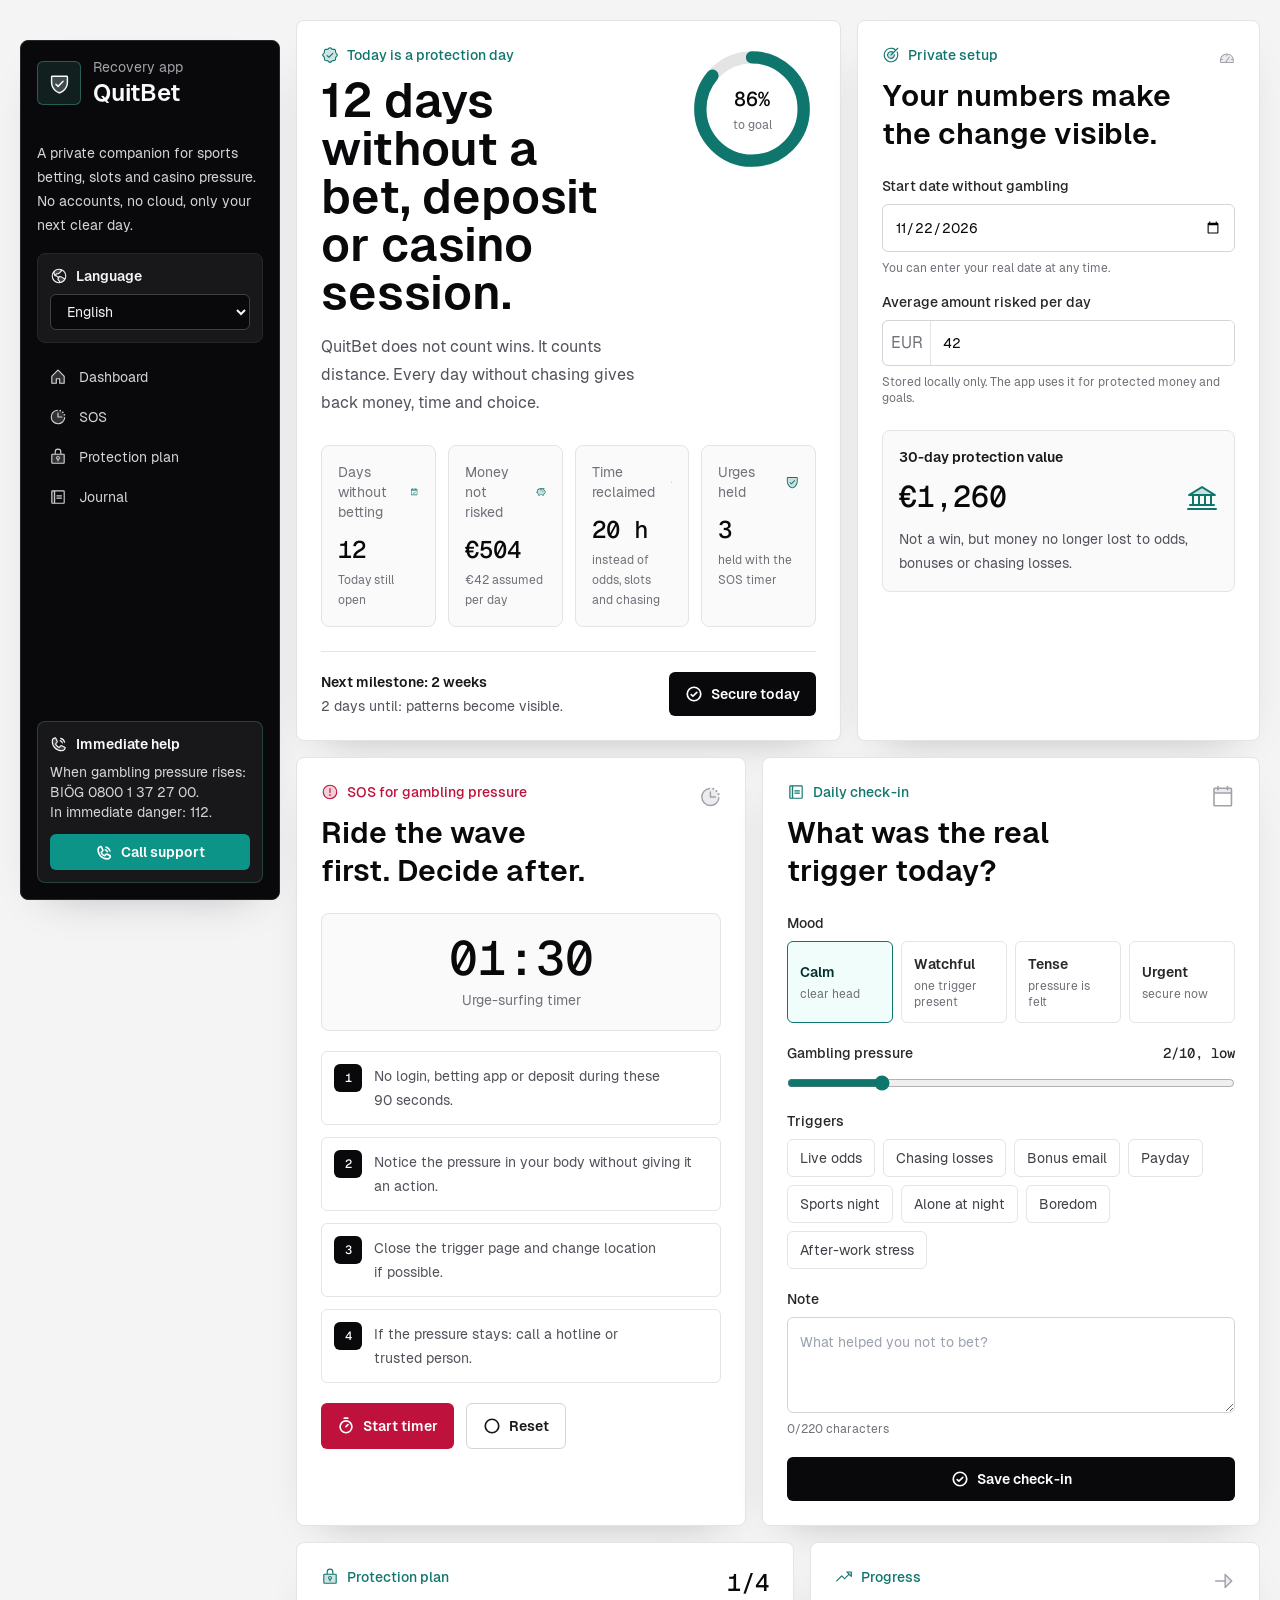
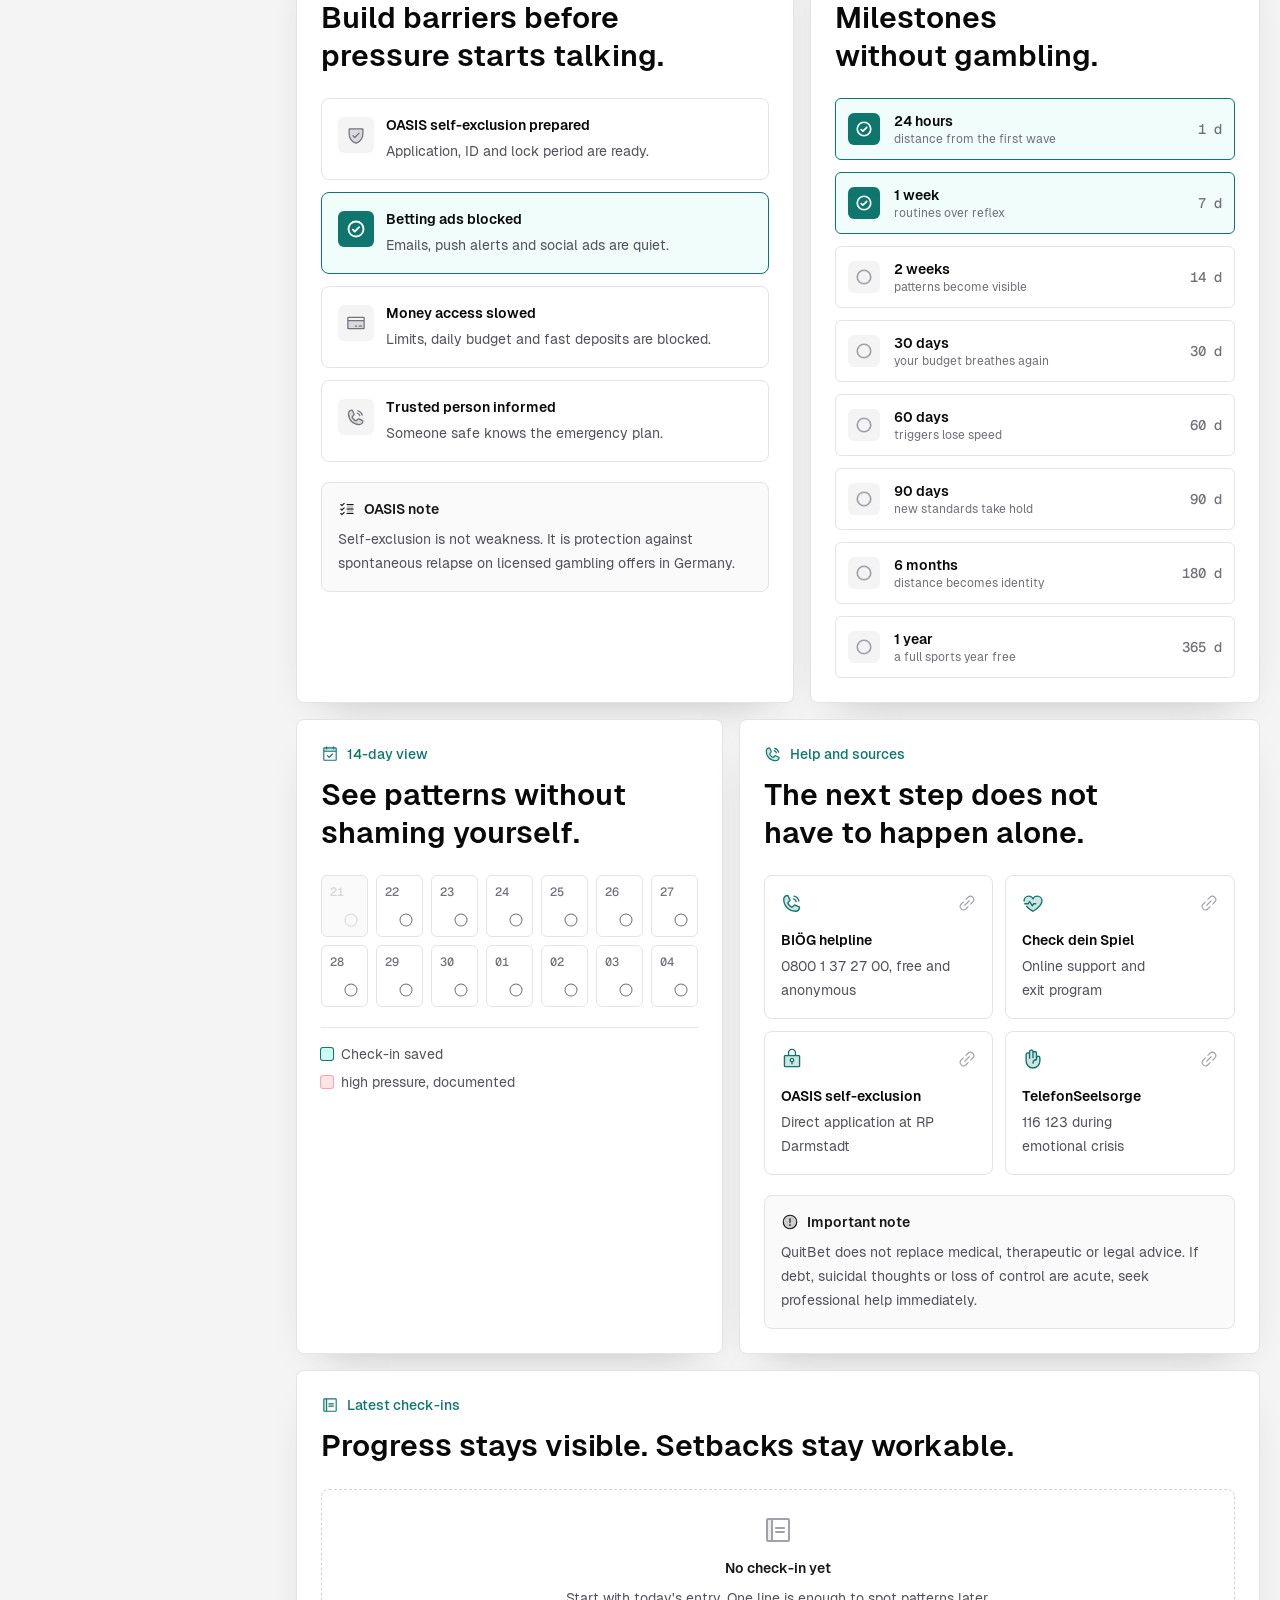
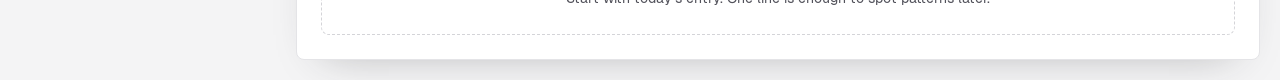
<file: index.html>
<!doctype html>
<html lang="de">
  <head>
    <meta charset="UTF-8" />
    <meta name="viewport" content="width=device-width, initial-scale=1.0" />
    <meta name="application-name" content="QuitBet" />
    <meta name="theme-color" content="#0f766e" />
    <meta
      name="description"
      content="QuitBet ist ein privater Recovery-Tracker für Menschen, die Abstand von Sportwetten, Slots und Casino gewinnen wollen."
    />
    <meta
      name="keywords"
      content="spielsucht app,sportwetten stoppen,casino tracker,glücksspiel recovery,oasis selbstsperre"
    />
    <meta property="og:type" content="website" />
    <meta property="og:url" content="https://meloxkgz-ship-it.github.io/" />
    <meta property="og:title" content="QuitBet - Recovery Tracker gegen Sportwetten und Casino" />
    <meta
      property="og:description"
      content="Privater Recovery-Tracker für Abstand von Sportwetten, Slots und Casino. Mit Streaks, SOS-Timer, Schutzplan und Mehrsprachigkeit."
    />
    <meta property="og:image" content="https://meloxkgz-ship-it.github.io/quitbet-icon.png" />
    <meta property="og:locale" content="de_DE" />
    <meta name="twitter:card" content="summary" />
    <meta name="twitter:title" content="QuitBet - Recovery Tracker gegen Sportwetten und Casino" />
    <meta
      name="twitter:description"
      content="Privater Recovery-Tracker für Abstand von Sportwetten, Slots und Casino."
    />
    <meta name="twitter:image" content="https://meloxkgz-ship-it.github.io/quitbet-icon.png" />
    <link rel="canonical" href="https://meloxkgz-ship-it.github.io/" />
    <link rel="manifest" href="/site.webmanifest" />
    <link rel="icon" type="image/svg+xml" href="/quitbet-icon.svg" />
    <link rel="apple-touch-icon" href="/quitbet-icon.png" />
    <title>QuitBet - Recovery Tracker gegen Sportwetten und Casino</title>
    <script type="module" crossorigin src="/assets/index-eGD22oeo.js"></script>
    <link rel="stylesheet" crossorigin href="/assets/index-CYSykSvZ.css">
  </head>
  <body>
    <div id="root"></div>
  </body>
</html>
</file>
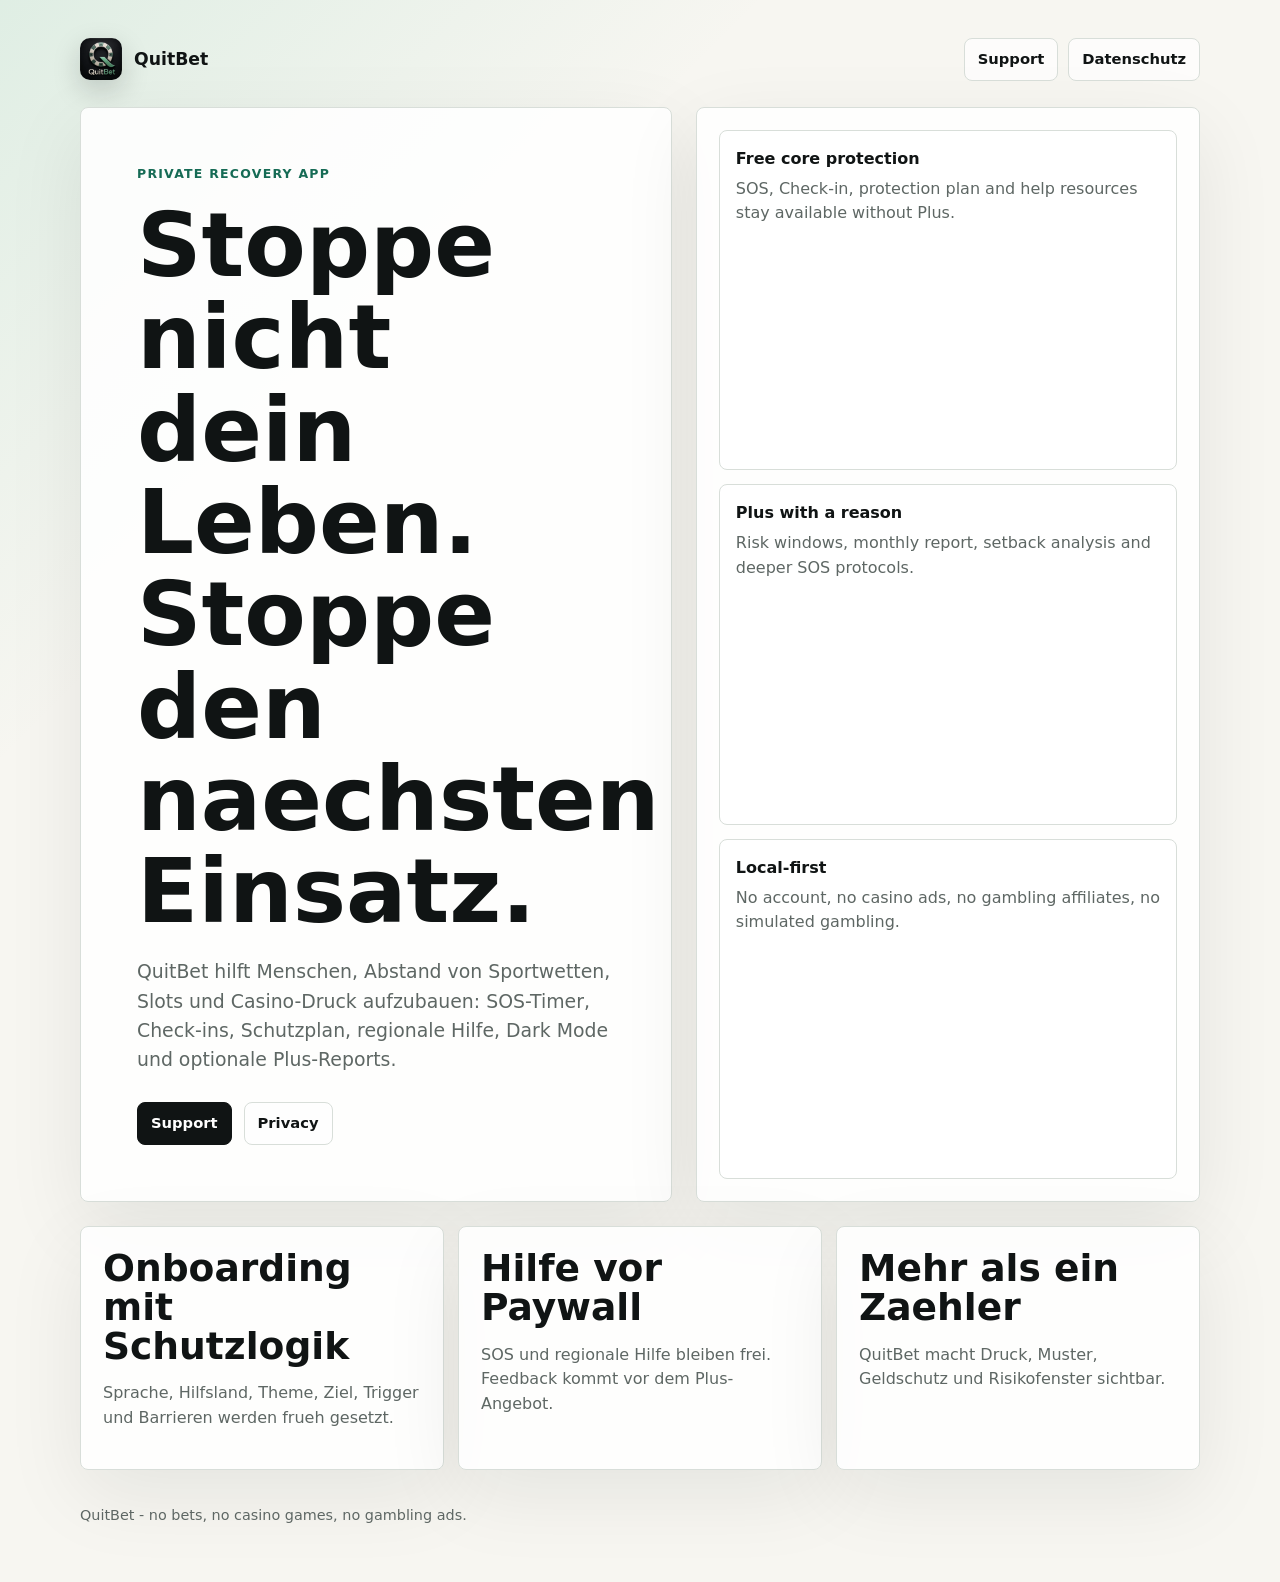
<file: lander/index.html>
<!doctype html>
<html lang="de">
  <head>
    <meta charset="utf-8" />
    <meta name="viewport" content="width=device-width, initial-scale=1" />
    <title>QuitBet - Stop Gambling Pressure</title>
    <meta
      name="description"
      content="QuitBet ist ein privater Recovery-Tracker gegen Sportwetten-, Casino- und Slot-Druck."
    />
    <meta property="og:type" content="website" />
    <meta property="og:url" content="https://meloxkgz-ship-it.github.io/lander" />
    <meta property="og:title" content="QuitBet - Stop Gambling Pressure" />
    <meta property="og:description" content="Private recovery tracking for sports betting and casino pressure." />
    <meta property="og:image" content="https://meloxkgz-ship-it.github.io/quitbet-icon.png" />
    <meta name="twitter:card" content="summary" />
    <link rel="canonical" href="https://meloxkgz-ship-it.github.io/lander" />
    <link rel="icon" type="image/svg+xml" href="/quitbet-icon.svg" />
    <link rel="apple-touch-icon" href="/quitbet-icon.png" />
    <link rel="stylesheet" href="/legal.css" />
  </head>
  <body>
    <main class="shell">
      <header class="topbar">
        <a class="brand" href="/">
          <img src="/quitbet-icon.png" alt="" />
          <span>QuitBet</span>
        </a>
        <nav class="nav" aria-label="Main navigation">
          <a href="/support">Support</a>
          <a href="/privacy">Datenschutz</a>
        </nav>
      </header>

      <section class="hero">
        <div class="hero-card">
          <p class="kicker">Private Recovery App</p>
          <h1>Stoppe nicht dein Leben. Stoppe den naechsten Einsatz.</h1>
          <p class="lead">
            QuitBet hilft Menschen, Abstand von Sportwetten, Slots und Casino-Druck aufzubauen:
            SOS-Timer, Check-ins, Schutzplan, regionale Hilfe, Dark Mode und optionale Plus-Reports.
          </p>
          <div class="actions">
            <a class="button primary" href="/support">Support</a>
            <a class="button" href="/privacy">Privacy</a>
          </div>
        </div>
        <aside class="status panel" aria-label="QuitBet features">
          <div class="status-item">
            <strong>Free core protection</strong>
            <span>SOS, Check-in, protection plan and help resources stay available without Plus.</span>
          </div>
          <div class="status-item">
            <strong>Plus with a reason</strong>
            <span>Risk windows, monthly report, setback analysis and deeper SOS protocols.</span>
          </div>
          <div class="status-item">
            <strong>Local-first</strong>
            <span>No account, no casino ads, no gambling affiliates, no simulated gambling.</span>
          </div>
        </aside>
      </section>

      <section class="grid section">
        <article class="panel">
          <h2>Onboarding mit Schutzlogik</h2>
          <p>Sprache, Hilfsland, Theme, Ziel, Trigger und Barrieren werden frueh gesetzt.</p>
        </article>
        <article class="panel">
          <h2>Hilfe vor Paywall</h2>
          <p>SOS und regionale Hilfe bleiben frei. Feedback kommt vor dem Plus-Angebot.</p>
        </article>
        <article class="panel">
          <h2>Mehr als ein Zaehler</h2>
          <p>QuitBet macht Druck, Muster, Geldschutz und Risikofenster sichtbar.</p>
        </article>
      </section>

      <footer>QuitBet - no bets, no casino games, no gambling ads.</footer>
    </main>
  </body>
</html>
</file>
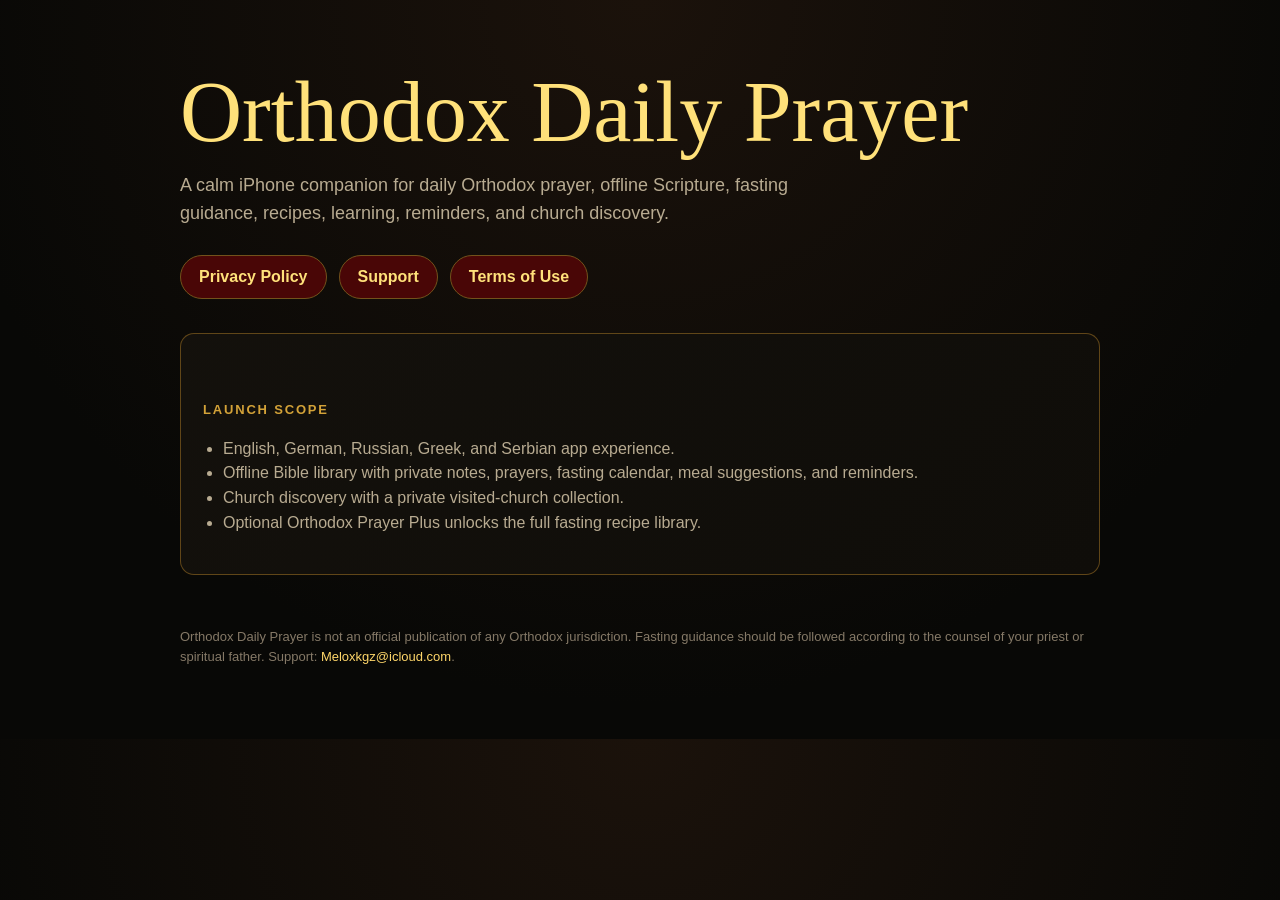
<file: orthodox-prayer/index.html>
<!doctype html>
<html lang="en">
<head>
  <meta charset="utf-8">
  <meta name="viewport" content="width=device-width, initial-scale=1">
  <title>Orthodox Daily Prayer</title>
  <meta name="description" content="Orthodox Daily Prayer is a calm iPhone companion for Orthodox prayer, offline Scripture, fasting, recipes, learning, and church discovery.">
  <link rel="canonical" href="https://meloxkgz-ship-it.github.io/orthodox-prayer/">
  <meta property="og:site_name" content="Orthodox Daily Prayer">
  <meta property="og:type" content="website">
  <meta property="og:title" content="Orthodox Daily Prayer">
  <meta property="og:description" content="A calm iPhone companion for Orthodox prayer, offline Scripture, fasting, recipes, learning, and church discovery.">
  <meta property="og:url" content="https://meloxkgz-ship-it.github.io/orthodox-prayer/">
  <meta property="og:image" content="https://meloxkgz-ship-it.github.io/orthodox-prayer/og-image.png">
  <meta name="twitter:card" content="summary_large_image">
  <meta name="theme-color" content="#5b0808">
  <link rel="apple-touch-icon" href="og-image.png">
  <style>
    :root {
      color-scheme: dark;
      --bg: #080806;
      --panel: #15120d;
      --line: #72521b;
      --gold: #d3a238;
      --text: #f2ead2;
      --muted: #b8ab91;
      --burgundy: #5b0808;
    }
    * { box-sizing: border-box; }
    body {
      margin: 0;
      font-family: -apple-system, BlinkMacSystemFont, "Segoe UI", sans-serif;
      background: radial-gradient(circle at top, #1b120b 0, var(--bg) 44rem);
      color: var(--text);
      line-height: 1.55;
    }
    main {
      width: min(920px, calc(100% - 32px));
      margin: 0 auto;
      padding: 72px 0;
    }
    h1 {
      font-family: Georgia, "Times New Roman", serif;
      font-size: clamp(44px, 8vw, 86px);
      line-height: 0.95;
      margin: 0 0 18px;
      color: #ffe17a;
      font-weight: 400;
    }
    h2 {
      margin: 44px 0 14px;
      color: var(--gold);
      font-size: 13px;
      letter-spacing: 0.14em;
      text-transform: uppercase;
    }
    p { max-width: 680px; color: var(--muted); font-size: 18px; }
    ul { padding-left: 20px; color: var(--muted); }
    a { color: #ffd76a; text-decoration: none; }
    a:hover { text-decoration: underline; }
    .panel {
      margin-top: 34px;
      padding: 22px;
      border: 1px solid color-mix(in srgb, var(--line), transparent 18%);
      background: linear-gradient(135deg, color-mix(in srgb, var(--panel), black 8%), #0f0d09);
      border-radius: 14px;
    }
    .links {
      display: flex;
      flex-wrap: wrap;
      gap: 12px;
      margin-top: 28px;
    }
    .button {
      display: inline-flex;
      align-items: center;
      min-height: 44px;
      padding: 0 18px;
      border-radius: 999px;
      border: 1px solid var(--line);
      background: color-mix(in srgb, var(--burgundy), black 20%);
      color: #ffe17a;
      font-weight: 700;
    }
    footer {
      margin-top: 52px;
      color: #857967;
      font-size: 13px;
    }
  </style>
</head>
<body>
  <main>
    <h1>Orthodox Daily Prayer</h1>
    <p>A calm iPhone companion for daily Orthodox prayer, offline Scripture, fasting guidance, recipes, learning, reminders, and church discovery.</p>

    <div class="links">
      <a class="button" href="privacy.html">Privacy Policy</a>
      <a class="button" href="support.html">Support</a>
      <a class="button" href="https://www.apple.com/legal/internet-services/itunes/dev/stdeula/">Terms of Use</a>
    </div>

    <section class="panel">
      <h2>Launch Scope</h2>
      <ul>
        <li>English, German, Russian, Greek, and Serbian app experience.</li>
        <li>Offline Bible library with private notes, prayers, fasting calendar, meal suggestions, and reminders.</li>
        <li>Church discovery with a private visited-church collection.</li>
        <li>Optional Orthodox Prayer Plus unlocks the full fasting recipe library.</li>
      </ul>
    </section>

    <footer>
      Orthodox Daily Prayer is not an official publication of any Orthodox jurisdiction. Fasting guidance should be followed according to the counsel of your priest or spiritual father. Support: <a href="mailto:Meloxkgz@icloud.com">Meloxkgz@icloud.com</a>.
    </footer>
  </main>
</body>
</html>
</file>
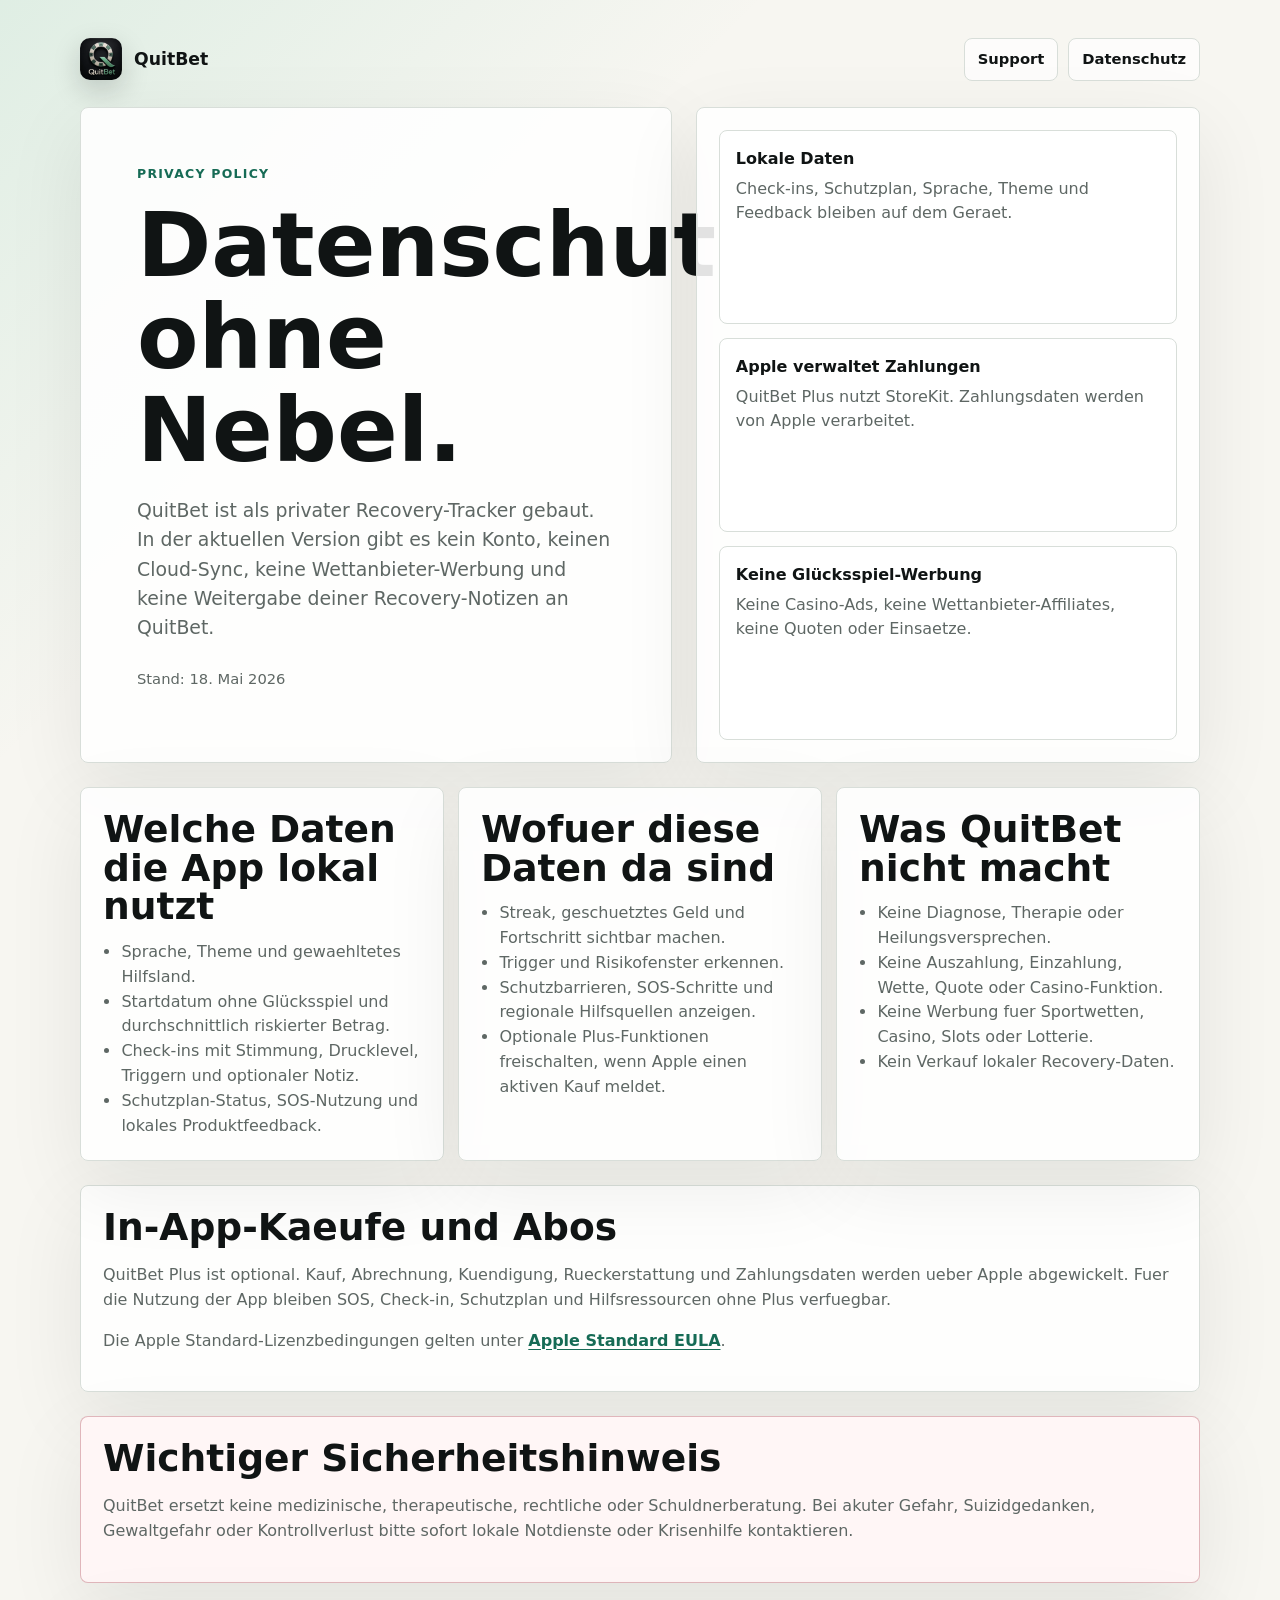
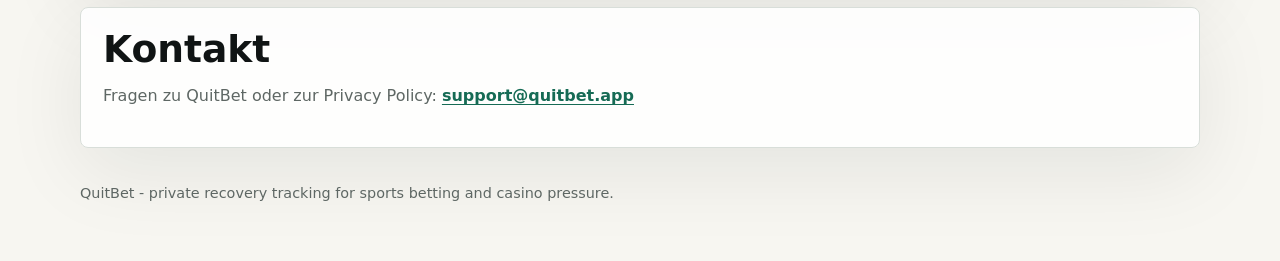
<file: privacy/index.html>
<!doctype html>
<html lang="de">
  <head>
    <meta charset="utf-8" />
    <meta name="viewport" content="width=device-width, initial-scale=1" />
    <title>QuitBet Datenschutz</title>
    <meta
      name="description"
      content="Datenschutzhinweise fuer QuitBet: lokale Speicherung, keine Wettanbieter-Werbung, optionale StoreKit-Abos."
    />
    <meta property="og:type" content="website" />
    <meta property="og:url" content="https://meloxkgz-ship-it.github.io/privacy" />
    <meta property="og:title" content="QuitBet Datenschutz" />
    <meta property="og:description" content="Datenschutzhinweise fuer QuitBet." />
    <meta property="og:image" content="https://meloxkgz-ship-it.github.io/quitbet-icon.png" />
    <meta name="twitter:card" content="summary" />
    <link rel="canonical" href="https://meloxkgz-ship-it.github.io/privacy" />
    <link rel="icon" type="image/svg+xml" href="/quitbet-icon.svg" />
    <link rel="apple-touch-icon" href="/quitbet-icon.png" />
    <link rel="stylesheet" href="/legal.css" />
  </head>
  <body>
    <main class="shell">
      <header class="topbar">
        <a class="brand" href="/">
          <img src="/quitbet-icon.png" alt="" />
          <span>QuitBet</span>
        </a>
        <nav class="nav" aria-label="Legal navigation">
          <a href="/support">Support</a>
          <a href="/privacy">Datenschutz</a>
        </nav>
      </header>

      <section class="hero">
        <div class="hero-card">
          <p class="kicker">Privacy Policy</p>
          <h1>Datenschutz ohne Nebel.</h1>
          <p class="lead">
            QuitBet ist als privater Recovery-Tracker gebaut. In der aktuellen Version gibt es
            kein Konto, keinen Cloud-Sync, keine Wettanbieter-Werbung und keine Weitergabe deiner
            Recovery-Notizen an QuitBet.
          </p>
          <p class="fineprint">Stand: 18. Mai 2026</p>
        </div>

        <aside class="status panel" aria-label="Kurzfassung">
          <div class="status-item">
            <strong>Lokale Daten</strong>
            <span>Check-ins, Schutzplan, Sprache, Theme und Feedback bleiben auf dem Geraet.</span>
          </div>
          <div class="status-item">
            <strong>Apple verwaltet Zahlungen</strong>
            <span>QuitBet Plus nutzt StoreKit. Zahlungsdaten werden von Apple verarbeitet.</span>
          </div>
          <div class="status-item">
            <strong>Keine Glücksspiel-Werbung</strong>
            <span>Keine Casino-Ads, keine Wettanbieter-Affiliates, keine Quoten oder Einsaetze.</span>
          </div>
        </aside>
      </section>

      <section class="grid section" aria-label="Privacy details">
        <article class="panel">
          <h2>Welche Daten die App lokal nutzt</h2>
          <ul>
            <li>Sprache, Theme und gewaehltetes Hilfsland.</li>
            <li>Startdatum ohne Glücksspiel und durchschnittlich riskierter Betrag.</li>
            <li>Check-ins mit Stimmung, Drucklevel, Triggern und optionaler Notiz.</li>
            <li>Schutzplan-Status, SOS-Nutzung und lokales Produktfeedback.</li>
          </ul>
        </article>

        <article class="panel">
          <h2>Wofuer diese Daten da sind</h2>
          <ul>
            <li>Streak, geschuetztes Geld und Fortschritt sichtbar machen.</li>
            <li>Trigger und Risikofenster erkennen.</li>
            <li>Schutzbarrieren, SOS-Schritte und regionale Hilfsquellen anzeigen.</li>
            <li>Optionale Plus-Funktionen freischalten, wenn Apple einen aktiven Kauf meldet.</li>
          </ul>
        </article>

        <article class="panel">
          <h2>Was QuitBet nicht macht</h2>
          <ul>
            <li>Keine Diagnose, Therapie oder Heilungsversprechen.</li>
            <li>Keine Auszahlung, Einzahlung, Wette, Quote oder Casino-Funktion.</li>
            <li>Keine Werbung fuer Sportwetten, Casino, Slots oder Lotterie.</li>
            <li>Kein Verkauf lokaler Recovery-Daten.</li>
          </ul>
        </article>
      </section>

      <section class="section panel">
        <h2>In-App-Kaeufe und Abos</h2>
        <p>
          QuitBet Plus ist optional. Kauf, Abrechnung, Kuendigung, Rueckerstattung und Zahlungsdaten
          werden ueber Apple abgewickelt. Fuer die Nutzung der App bleiben SOS, Check-in,
          Schutzplan und Hilfsressourcen ohne Plus verfuegbar.
        </p>
        <p>
          Die Apple Standard-Lizenzbedingungen gelten unter
          <a href="https://www.apple.com/legal/internet-services/itunes/dev/stdeula/">Apple Standard EULA</a>.
        </p>
      </section>

      <section class="section panel notice">
        <h2>Wichtiger Sicherheitshinweis</h2>
        <p>
          QuitBet ersetzt keine medizinische, therapeutische, rechtliche oder Schuldnerberatung. Bei
          akuter Gefahr, Suizidgedanken, Gewaltgefahr oder Kontrollverlust bitte sofort lokale
          Notdienste oder Krisenhilfe kontaktieren.
        </p>
      </section>

      <section class="section panel">
        <h2>Kontakt</h2>
        <p>
          Fragen zu QuitBet oder zur Privacy Policy: <a href="mailto:support@quitbet.app">support@quitbet.app</a>
        </p>
      </section>

      <footer>QuitBet - private recovery tracking for sports betting and casino pressure.</footer>
    </main>
  </body>
</html>
</file>
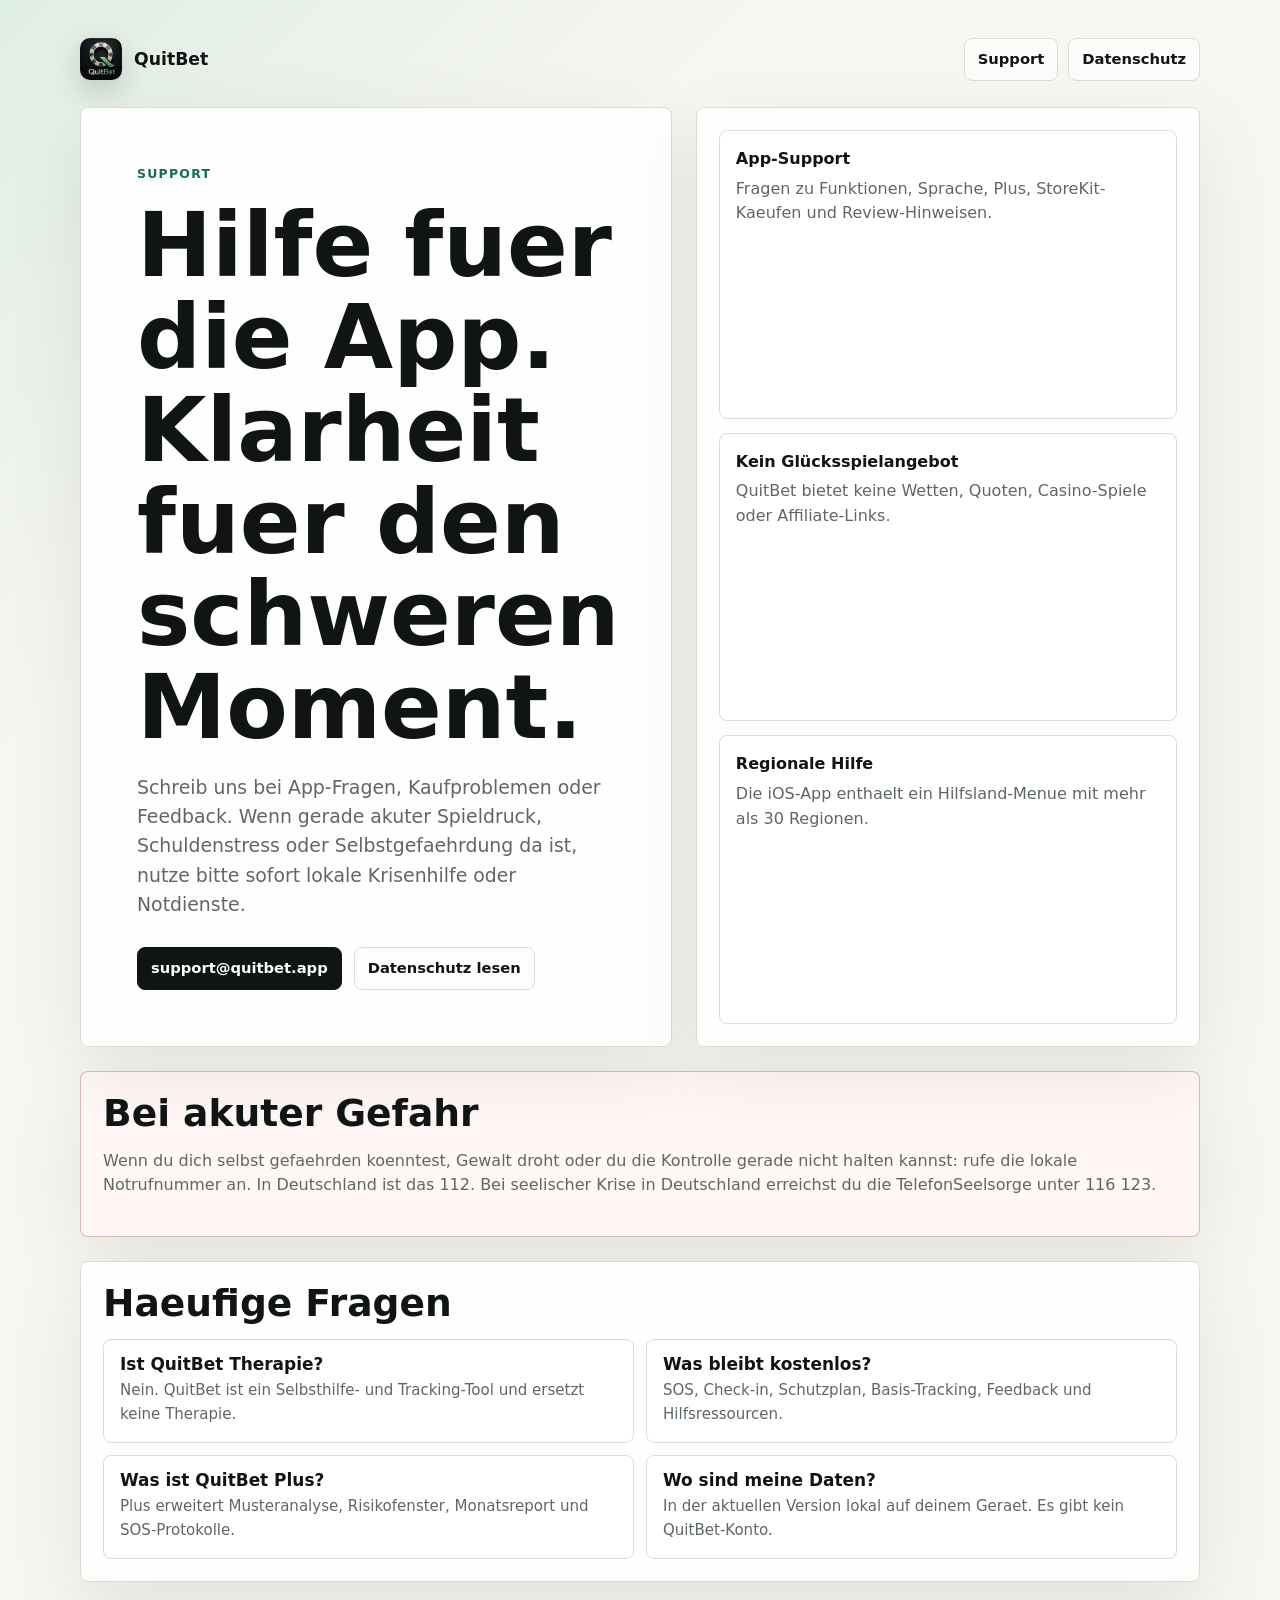
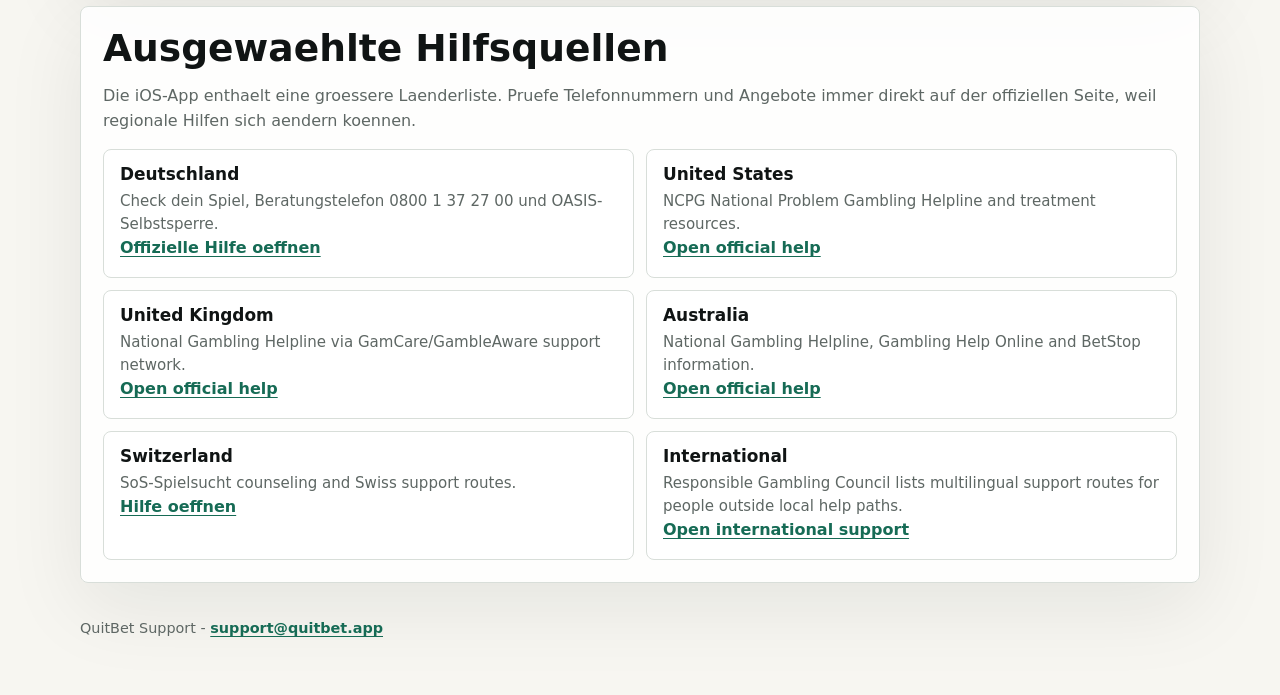
<file: support/index.html>
<!doctype html>
<html lang="de">
  <head>
    <meta charset="utf-8" />
    <meta name="viewport" content="width=device-width, initial-scale=1" />
    <title>QuitBet Support</title>
    <meta
      name="description"
      content="QuitBet Support, Kontakt und regionale Hilfsquellen fuer Sportwetten-, Casino- und Glücksspiel-Druck."
    />
    <meta property="og:type" content="website" />
    <meta property="og:url" content="https://meloxkgz-ship-it.github.io/support" />
    <meta property="og:title" content="QuitBet Support" />
    <meta property="og:description" content="Support und Hilfsquellen fuer QuitBet." />
    <meta property="og:image" content="https://meloxkgz-ship-it.github.io/quitbet-icon.png" />
    <meta name="twitter:card" content="summary" />
    <link rel="canonical" href="https://meloxkgz-ship-it.github.io/support" />
    <link rel="icon" type="image/svg+xml" href="/quitbet-icon.svg" />
    <link rel="apple-touch-icon" href="/quitbet-icon.png" />
    <link rel="stylesheet" href="/legal.css" />
  </head>
  <body>
    <main class="shell">
      <header class="topbar">
        <a class="brand" href="/">
          <img src="/quitbet-icon.png" alt="" />
          <span>QuitBet</span>
        </a>
        <nav class="nav" aria-label="Support navigation">
          <a href="/support">Support</a>
          <a href="/privacy">Datenschutz</a>
        </nav>
      </header>

      <section class="hero">
        <div class="hero-card">
          <p class="kicker">Support</p>
          <h1>Hilfe fuer die App. Klarheit fuer den schweren Moment.</h1>
          <p class="lead">
            Schreib uns bei App-Fragen, Kaufproblemen oder Feedback. Wenn gerade akuter
            Spieldruck, Schuldenstress oder Selbstgefaehrdung da ist, nutze bitte sofort lokale
            Krisenhilfe oder Notdienste.
          </p>
          <div class="actions">
            <a class="button primary" href="mailto:support@quitbet.app">support@quitbet.app</a>
            <a class="button" href="/privacy">Datenschutz lesen</a>
          </div>
        </div>

        <aside class="status panel" aria-label="Support promises">
          <div class="status-item">
            <strong>App-Support</strong>
            <span>Fragen zu Funktionen, Sprache, Plus, StoreKit-Kaeufen und Review-Hinweisen.</span>
          </div>
          <div class="status-item">
            <strong>Kein Glücksspielangebot</strong>
            <span>QuitBet bietet keine Wetten, Quoten, Casino-Spiele oder Affiliate-Links.</span>
          </div>
          <div class="status-item">
            <strong>Regionale Hilfe</strong>
            <span>Die iOS-App enthaelt ein Hilfsland-Menue mit mehr als 30 Regionen.</span>
          </div>
        </aside>
      </section>

      <section class="section panel notice">
        <h2>Bei akuter Gefahr</h2>
        <p>
          Wenn du dich selbst gefaehrden koenntest, Gewalt droht oder du die Kontrolle gerade nicht
          halten kannst: rufe die lokale Notrufnummer an. In Deutschland ist das 112. Bei seelischer
          Krise in Deutschland erreichst du die TelefonSeelsorge unter 116 123.
        </p>
      </section>

      <section class="section panel">
        <h2>Haeufige Fragen</h2>
        <div class="resource-grid">
          <article class="resource">
            <h3>Ist QuitBet Therapie?</h3>
            <p>Nein. QuitBet ist ein Selbsthilfe- und Tracking-Tool und ersetzt keine Therapie.</p>
          </article>
          <article class="resource">
            <h3>Was bleibt kostenlos?</h3>
            <p>SOS, Check-in, Schutzplan, Basis-Tracking, Feedback und Hilfsressourcen.</p>
          </article>
          <article class="resource">
            <h3>Was ist QuitBet Plus?</h3>
            <p>Plus erweitert Musteranalyse, Risikofenster, Monatsreport und SOS-Protokolle.</p>
          </article>
          <article class="resource">
            <h3>Wo sind meine Daten?</h3>
            <p>In der aktuellen Version lokal auf deinem Geraet. Es gibt kein QuitBet-Konto.</p>
          </article>
        </div>
      </section>

      <section class="section panel">
        <h2>Ausgewaehlte Hilfsquellen</h2>
        <p>
          Die iOS-App enthaelt eine groessere Laenderliste. Pruefe Telefonnummern und Angebote immer
          direkt auf der offiziellen Seite, weil regionale Hilfen sich aendern koennen.
        </p>
        <div class="resource-grid">
          <article class="resource">
            <h3>Deutschland</h3>
            <p>Check dein Spiel, Beratungstelefon 0800 1 37 27 00 und OASIS-Selbstsperre.</p>
            <a href="https://www.check-dein-spiel.de/online-beratung/">Offizielle Hilfe oeffnen</a>
          </article>
          <article class="resource">
            <h3>United States</h3>
            <p>NCPG National Problem Gambling Helpline and treatment resources.</p>
            <a href="https://www.ncpgambling.org/help-treatment/">Open official help</a>
          </article>
          <article class="resource">
            <h3>United Kingdom</h3>
            <p>National Gambling Helpline via GamCare/GambleAware support network.</p>
            <a href="https://www.gambleaware.org/commissioning-national-gambling-support-network">Open official help</a>
          </article>
          <article class="resource">
            <h3>Australia</h3>
            <p>National Gambling Helpline, Gambling Help Online and BetStop information.</p>
            <a href="https://www.lifeline.org.au/get-help/national-services/gambling-help-online">Open official help</a>
          </article>
          <article class="resource">
            <h3>Switzerland</h3>
            <p>SoS-Spielsucht counseling and Swiss support routes.</p>
            <a href="https://www.sos-spielsucht.ch/de/">Hilfe oeffnen</a>
          </article>
          <article class="resource">
            <h3>International</h3>
            <p>Responsible Gambling Council lists multilingual support routes for people outside local help paths.</p>
            <a href="https://www.responsiblegambling.org/for-the-public/problem-gambling-help/multilingual-support-services/">Open international support</a>
          </article>
        </div>
      </section>

      <footer>QuitBet Support - <a href="mailto:support@quitbet.app">support@quitbet.app</a></footer>
    </main>
  </body>
</html>
</file>
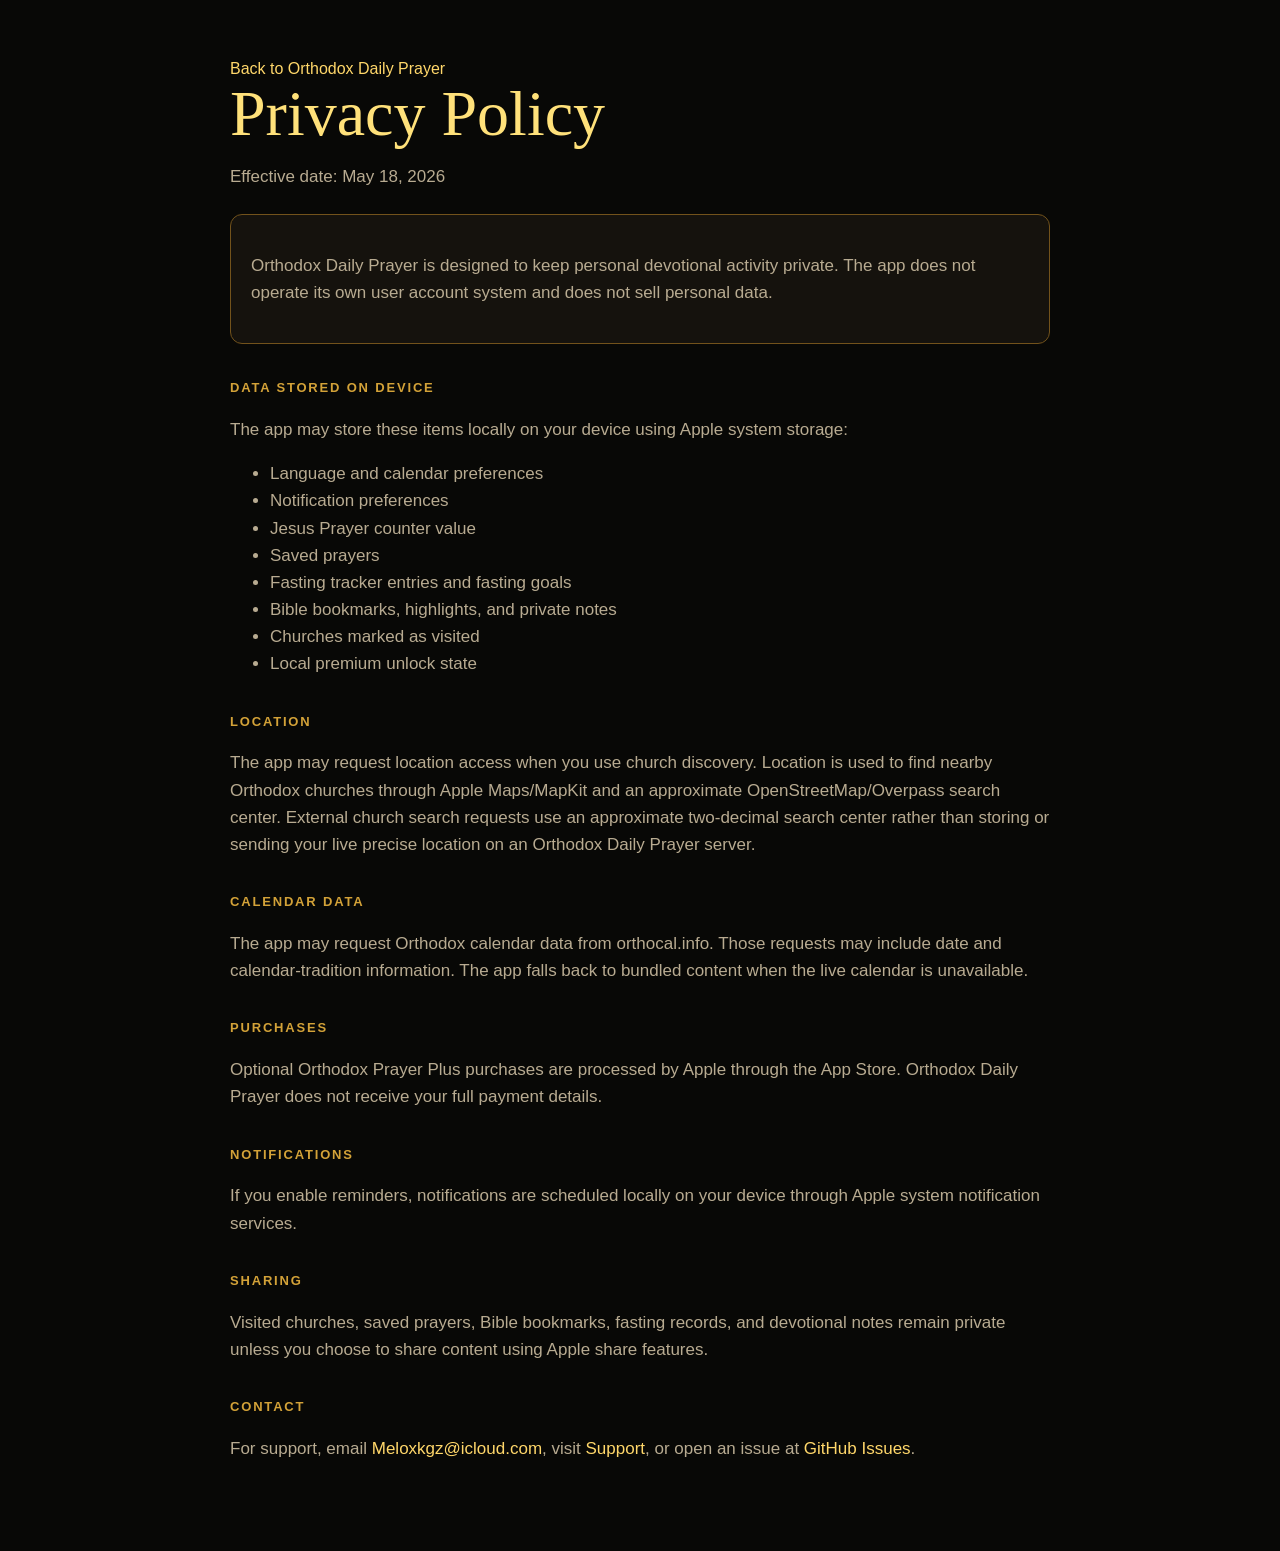
<file: orthodox-prayer/privacy.html>
<!doctype html>
<html lang="en">
<head>
  <meta charset="utf-8">
  <meta name="viewport" content="width=device-width, initial-scale=1">
  <title>Privacy Policy - Orthodox Daily Prayer</title>
  <meta name="description" content="Privacy policy for Orthodox Daily Prayer.">
  <link rel="canonical" href="https://meloxkgz-ship-it.github.io/orthodox-prayer/privacy.html">
  <meta property="og:site_name" content="Orthodox Daily Prayer">
  <meta property="og:type" content="website">
  <meta property="og:title" content="Privacy Policy - Orthodox Daily Prayer">
  <meta property="og:description" content="Privacy policy for Orthodox Daily Prayer, a private-by-default Orthodox prayer companion.">
  <meta property="og:url" content="https://meloxkgz-ship-it.github.io/orthodox-prayer/privacy.html">
  <meta property="og:image" content="https://meloxkgz-ship-it.github.io/orthodox-prayer/og-image.png">
  <meta name="twitter:card" content="summary_large_image">
  <meta name="theme-color" content="#5b0808">
  <link rel="apple-touch-icon" href="og-image.png">
  <style>
    :root {
      color-scheme: dark;
      --bg: #080806;
      --panel: #15120d;
      --line: #72521b;
      --gold: #d3a238;
      --text: #f2ead2;
      --muted: #b8ab91;
    }
    * { box-sizing: border-box; }
    body {
      margin: 0;
      font-family: -apple-system, BlinkMacSystemFont, "Segoe UI", sans-serif;
      background: #080806;
      color: var(--text);
      line-height: 1.6;
    }
    main {
      width: min(820px, calc(100% - 32px));
      margin: 0 auto;
      padding: 56px 0 72px;
    }
    h1 {
      font-family: Georgia, "Times New Roman", serif;
      font-size: clamp(36px, 7vw, 64px);
      line-height: 1;
      color: #ffe17a;
      font-weight: 400;
      margin: 0 0 12px;
    }
    h2 {
      margin: 34px 0 10px;
      color: var(--gold);
      font-size: 13px;
      letter-spacing: 0.14em;
      text-transform: uppercase;
    }
    p, li { color: var(--muted); font-size: 17px; }
    a { color: #ffd76a; text-decoration: none; }
    a:hover { text-decoration: underline; }
    .card {
      margin-top: 24px;
      padding: 20px;
      border: 1px solid var(--line);
      border-radius: 12px;
      background: var(--panel);
    }
  </style>
</head>
<body>
  <main>
    <a href="index.html">Back to Orthodox Daily Prayer</a>
    <h1>Privacy Policy</h1>
    <p>Effective date: May 18, 2026</p>

    <div class="card">
      <p>Orthodox Daily Prayer is designed to keep personal devotional activity private. The app does not operate its own user account system and does not sell personal data.</p>
    </div>

    <h2>Data Stored On Device</h2>
    <p>The app may store these items locally on your device using Apple system storage:</p>
    <ul>
      <li>Language and calendar preferences</li>
      <li>Notification preferences</li>
      <li>Jesus Prayer counter value</li>
      <li>Saved prayers</li>
      <li>Fasting tracker entries and fasting goals</li>
      <li>Bible bookmarks, highlights, and private notes</li>
      <li>Churches marked as visited</li>
      <li>Local premium unlock state</li>
    </ul>

    <h2>Location</h2>
    <p>The app may request location access when you use church discovery. Location is used to find nearby Orthodox churches through Apple Maps/MapKit and an approximate OpenStreetMap/Overpass search center. External church search requests use an approximate two-decimal search center rather than storing or sending your live precise location on an Orthodox Daily Prayer server.</p>

    <h2>Calendar Data</h2>
    <p>The app may request Orthodox calendar data from orthocal.info. Those requests may include date and calendar-tradition information. The app falls back to bundled content when the live calendar is unavailable.</p>

    <h2>Purchases</h2>
    <p>Optional Orthodox Prayer Plus purchases are processed by Apple through the App Store. Orthodox Daily Prayer does not receive your full payment details.</p>

    <h2>Notifications</h2>
    <p>If you enable reminders, notifications are scheduled locally on your device through Apple system notification services.</p>

    <h2>Sharing</h2>
    <p>Visited churches, saved prayers, Bible bookmarks, fasting records, and devotional notes remain private unless you choose to share content using Apple share features.</p>

    <h2>Contact</h2>
    <p>For support, email <a href="mailto:Meloxkgz@icloud.com">Meloxkgz@icloud.com</a>, visit <a href="support.html">Support</a>, or open an issue at <a href="https://github.com/meloxkgz-ship-it/orthodox-prayer/issues">GitHub Issues</a>.</p>
  </main>
</body>
</html>
</file>
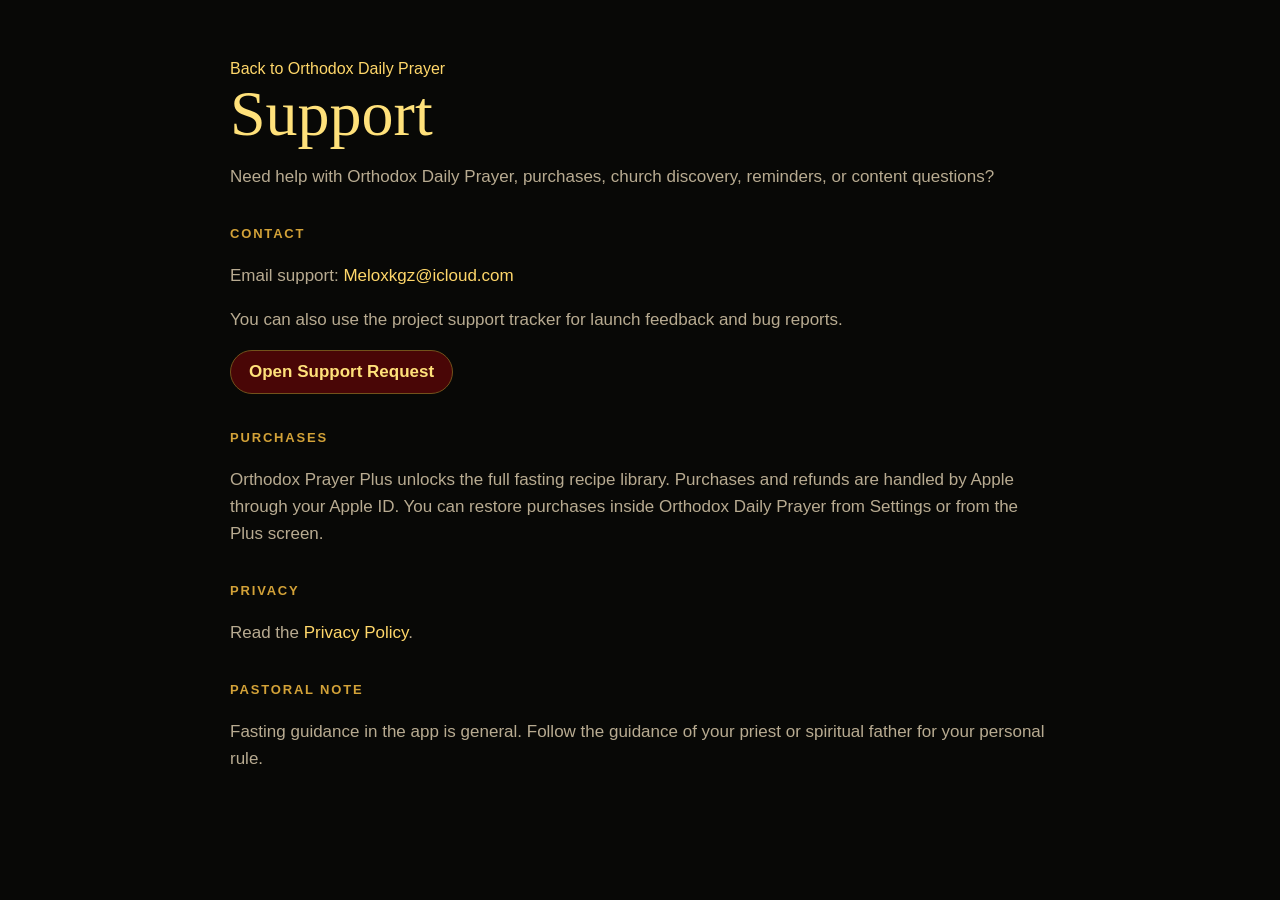
<file: orthodox-prayer/support.html>
<!doctype html>
<html lang="en">
<head>
  <meta charset="utf-8">
  <meta name="viewport" content="width=device-width, initial-scale=1">
  <title>Support - Orthodox Daily Prayer</title>
  <meta name="description" content="Support page for Orthodox Daily Prayer.">
  <link rel="canonical" href="https://meloxkgz-ship-it.github.io/orthodox-prayer/support.html">
  <meta property="og:site_name" content="Orthodox Daily Prayer">
  <meta property="og:type" content="website">
  <meta property="og:title" content="Support - Orthodox Daily Prayer">
  <meta property="og:description" content="Support for Orthodox Daily Prayer, including purchases, church discovery, reminders, and content questions.">
  <meta property="og:url" content="https://meloxkgz-ship-it.github.io/orthodox-prayer/support.html">
  <meta property="og:image" content="https://meloxkgz-ship-it.github.io/orthodox-prayer/og-image.png">
  <meta name="twitter:card" content="summary_large_image">
  <meta name="theme-color" content="#5b0808">
  <link rel="apple-touch-icon" href="og-image.png">
  <style>
    :root {
      color-scheme: dark;
      --bg: #080806;
      --panel: #15120d;
      --line: #72521b;
      --gold: #d3a238;
      --text: #f2ead2;
      --muted: #b8ab91;
      --burgundy: #5b0808;
    }
    * { box-sizing: border-box; }
    body {
      margin: 0;
      font-family: -apple-system, BlinkMacSystemFont, "Segoe UI", sans-serif;
      background: #080806;
      color: var(--text);
      line-height: 1.6;
    }
    main {
      width: min(820px, calc(100% - 32px));
      margin: 0 auto;
      padding: 56px 0 72px;
    }
    h1 {
      font-family: Georgia, "Times New Roman", serif;
      font-size: clamp(36px, 7vw, 64px);
      line-height: 1;
      color: #ffe17a;
      font-weight: 400;
      margin: 0 0 12px;
    }
    h2 {
      margin: 34px 0 10px;
      color: var(--gold);
      font-size: 13px;
      letter-spacing: 0.14em;
      text-transform: uppercase;
    }
    p, li { color: var(--muted); font-size: 17px; }
    a { color: #ffd76a; text-decoration: none; }
    a:hover { text-decoration: underline; }
    .button {
      display: inline-flex;
      align-items: center;
      min-height: 44px;
      padding: 0 18px;
      border-radius: 999px;
      border: 1px solid var(--line);
      background: color-mix(in srgb, var(--burgundy), black 20%);
      color: #ffe17a;
      font-weight: 700;
    }
  </style>
</head>
<body>
  <main>
    <a href="index.html">Back to Orthodox Daily Prayer</a>
    <h1>Support</h1>
    <p>Need help with Orthodox Daily Prayer, purchases, church discovery, reminders, or content questions?</p>

    <h2>Contact</h2>
    <p>Email support: <a href="mailto:Meloxkgz@icloud.com">Meloxkgz@icloud.com</a></p>
    <p>You can also use the project support tracker for launch feedback and bug reports.</p>
    <p><a class="button" href="https://github.com/meloxkgz-ship-it/orthodox-prayer/issues">Open Support Request</a></p>

    <h2>Purchases</h2>
    <p>Orthodox Prayer Plus unlocks the full fasting recipe library. Purchases and refunds are handled by Apple through your Apple ID. You can restore purchases inside Orthodox Daily Prayer from Settings or from the Plus screen.</p>

    <h2>Privacy</h2>
    <p>Read the <a href="privacy.html">Privacy Policy</a>.</p>

    <h2>Pastoral Note</h2>
    <p>Fasting guidance in the app is general. Follow the guidance of your priest or spiritual father for your personal rule.</p>
  </main>
</body>
</html>
</file>
<file: assets/index-CYSykSvZ.css>
@font-face{font-family:Geist Sans;font-style:normal;font-display:swap;font-weight:400;src:url(/assets/geist-sans-latin-400-normal-gapTbOY8.woff2) format("woff2"),url(/assets/geist-sans-latin-400-normal-BOaIZNA2.woff) format("woff")}@font-face{font-family:Geist Sans;font-style:normal;font-display:swap;font-weight:500;src:url(/assets/geist-sans-latin-500-normal-uokXdC-Q.woff2) format("woff2"),url(/assets/geist-sans-latin-500-normal-CN2lyvyL.woff) format("woff")}@font-face{font-family:Geist Sans;font-style:normal;font-display:swap;font-weight:600;src:url(/assets/geist-sans-latin-600-normal-DFOURf8L.woff2) format("woff2"),url(/assets/geist-sans-latin-600-normal-CA1yjETN.woff) format("woff")}@font-face{font-family:Geist Sans;font-style:normal;font-display:swap;font-weight:700;src:url(/assets/geist-sans-latin-700-normal-BmN9tIp5.woff2) format("woff2"),url(/assets/geist-sans-latin-700-normal-CjScfYeH.woff) format("woff")}@font-face{font-family:Geist Mono;font-style:normal;font-display:swap;font-weight:500;src:url(/assets/geist-mono-cyrillic-500-normal-CJBLNVQT.woff2) format("woff2"),url(/assets/geist-mono-cyrillic-500-normal-mNhfPmgl.woff) format("woff");unicode-range:U+0301,U+0400-045F,U+0490-0491,U+04B0-04B1,U+2116}@font-face{font-family:Geist Mono;font-style:normal;font-display:swap;font-weight:500;src:url(/assets/geist-mono-latin-ext-500-normal-CQcGuCNt.woff2) format("woff2"),url(/assets/geist-mono-latin-ext-500-normal-diTenJ8L.woff) format("woff");unicode-range:U+0100-02BA,U+02BD-02C5,U+02C7-02CC,U+02CE-02D7,U+02DD-02FF,U+0304,U+0308,U+0329,U+1D00-1DBF,U+1E00-1E9F,U+1EF2-1EFF,U+2020,U+20A0-20AB,U+20AD-20C0,U+2113,U+2C60-2C7F,U+A720-A7FF}@font-face{font-family:Geist Mono;font-style:normal;font-display:swap;font-weight:500;src:url(/assets/geist-mono-latin-500-normal-D3o2eNa9.woff2) format("woff2"),url(/assets/geist-mono-latin-500-normal-DOxI7kZ4.woff) format("woff");unicode-range:U+0000-00FF,U+0131,U+0152-0153,U+02BB-02BC,U+02C6,U+02DA,U+02DC,U+0304,U+0308,U+0329,U+2000-206F,U+20AC,U+2122,U+2191,U+2193,U+2212,U+2215,U+FEFF,U+FFFD}*,:before,:after{--tw-border-spacing-x: 0;--tw-border-spacing-y: 0;--tw-translate-x: 0;--tw-translate-y: 0;--tw-rotate: 0;--tw-skew-x: 0;--tw-skew-y: 0;--tw-scale-x: 1;--tw-scale-y: 1;--tw-pan-x: ;--tw-pan-y: ;--tw-pinch-zoom: ;--tw-scroll-snap-strictness: proximity;--tw-gradient-from-position: ;--tw-gradient-via-position: ;--tw-gradient-to-position: ;--tw-ordinal: ;--tw-slashed-zero: ;--tw-numeric-figure: ;--tw-numeric-spacing: ;--tw-numeric-fraction: ;--tw-ring-inset: ;--tw-ring-offset-width: 0px;--tw-ring-offset-color: #fff;--tw-ring-color: rgb(59 130 246 / .5);--tw-ring-offset-shadow: 0 0 #0000;--tw-ring-shadow: 0 0 #0000;--tw-shadow: 0 0 #0000;--tw-shadow-colored: 0 0 #0000;--tw-blur: ;--tw-brightness: ;--tw-contrast: ;--tw-grayscale: ;--tw-hue-rotate: ;--tw-invert: ;--tw-saturate: ;--tw-sepia: ;--tw-drop-shadow: ;--tw-backdrop-blur: ;--tw-backdrop-brightness: ;--tw-backdrop-contrast: ;--tw-backdrop-grayscale: ;--tw-backdrop-hue-rotate: ;--tw-backdrop-invert: ;--tw-backdrop-opacity: ;--tw-backdrop-saturate: ;--tw-backdrop-sepia: ;--tw-contain-size: ;--tw-contain-layout: ;--tw-contain-paint: ;--tw-contain-style: }::backdrop{--tw-border-spacing-x: 0;--tw-border-spacing-y: 0;--tw-translate-x: 0;--tw-translate-y: 0;--tw-rotate: 0;--tw-skew-x: 0;--tw-skew-y: 0;--tw-scale-x: 1;--tw-scale-y: 1;--tw-pan-x: ;--tw-pan-y: ;--tw-pinch-zoom: ;--tw-scroll-snap-strictness: proximity;--tw-gradient-from-position: ;--tw-gradient-via-position: ;--tw-gradient-to-position: ;--tw-ordinal: ;--tw-slashed-zero: ;--tw-numeric-figure: ;--tw-numeric-spacing: ;--tw-numeric-fraction: ;--tw-ring-inset: ;--tw-ring-offset-width: 0px;--tw-ring-offset-color: #fff;--tw-ring-color: rgb(59 130 246 / .5);--tw-ring-offset-shadow: 0 0 #0000;--tw-ring-shadow: 0 0 #0000;--tw-shadow: 0 0 #0000;--tw-shadow-colored: 0 0 #0000;--tw-blur: ;--tw-brightness: ;--tw-contrast: ;--tw-grayscale: ;--tw-hue-rotate: ;--tw-invert: ;--tw-saturate: ;--tw-sepia: ;--tw-drop-shadow: ;--tw-backdrop-blur: ;--tw-backdrop-brightness: ;--tw-backdrop-contrast: ;--tw-backdrop-grayscale: ;--tw-backdrop-hue-rotate: ;--tw-backdrop-invert: ;--tw-backdrop-opacity: ;--tw-backdrop-saturate: ;--tw-backdrop-sepia: ;--tw-contain-size: ;--tw-contain-layout: ;--tw-contain-paint: ;--tw-contain-style: }*,:before,:after{box-sizing:border-box;border-width:0;border-style:solid;border-color:#e5e7eb}:before,:after{--tw-content: ""}html,:host{line-height:1.5;-webkit-text-size-adjust:100%;-moz-tab-size:4;-o-tab-size:4;tab-size:4;font-family:Geist Sans,ui-sans-serif,system-ui,sans-serif;font-feature-settings:normal;font-variation-settings:normal;-webkit-tap-highlight-color:transparent}body{margin:0;line-height:inherit}hr{height:0;color:inherit;border-top-width:1px}abbr:where([title]){-webkit-text-decoration:underline dotted;text-decoration:underline dotted}h1,h2,h3,h4,h5,h6{font-size:inherit;font-weight:inherit}a{color:inherit;text-decoration:inherit}b,strong{font-weight:bolder}code,kbd,samp,pre{font-family:Geist Mono,ui-monospace,SFMono-Regular,monospace;font-feature-settings:normal;font-variation-settings:normal;font-size:1em}small{font-size:80%}sub,sup{font-size:75%;line-height:0;position:relative;vertical-align:baseline}sub{bottom:-.25em}sup{top:-.5em}table{text-indent:0;border-color:inherit;border-collapse:collapse}button,input,optgroup,select,textarea{font-family:inherit;font-feature-settings:inherit;font-variation-settings:inherit;font-size:100%;font-weight:inherit;line-height:inherit;letter-spacing:inherit;color:inherit;margin:0;padding:0}button,select{text-transform:none}button,input:where([type=button]),input:where([type=reset]),input:where([type=submit]){-webkit-appearance:button;background-color:transparent;background-image:none}:-moz-focusring{outline:auto}:-moz-ui-invalid{box-shadow:none}progress{vertical-align:baseline}::-webkit-inner-spin-button,::-webkit-outer-spin-button{height:auto}[type=search]{-webkit-appearance:textfield;outline-offset:-2px}::-webkit-search-decoration{-webkit-appearance:none}::-webkit-file-upload-button{-webkit-appearance:button;font:inherit}summary{display:list-item}blockquote,dl,dd,h1,h2,h3,h4,h5,h6,hr,figure,p,pre{margin:0}fieldset{margin:0;padding:0}legend{padding:0}ol,ul,menu{list-style:none;margin:0;padding:0}dialog{padding:0}textarea{resize:vertical}input::-moz-placeholder,textarea::-moz-placeholder{opacity:1;color:#9ca3af}input::placeholder,textarea::placeholder{opacity:1;color:#9ca3af}button,[role=button]{cursor:pointer}:disabled{cursor:default}img,svg,video,canvas,audio,iframe,embed,object{display:block;vertical-align:middle}img,video{max-width:100%;height:auto}[hidden]:where(:not([hidden=until-found])){display:none}.visible{visibility:visible}.absolute{position:absolute}.relative{position:relative}.mx-auto{margin-left:auto;margin-right:auto}.mt-0\.5{margin-top:.125rem}.mt-1{margin-top:.25rem}.mt-2{margin-top:.5rem}.mt-3{margin-top:.75rem}.mt-4{margin-top:1rem}.mt-5{margin-top:1.25rem}.mt-6{margin-top:1.5rem}.mt-7{margin-top:1.75rem}.mt-auto{margin-top:auto}.block{display:block}.flex{display:flex}.inline-flex{display:inline-flex}.grid{display:grid}.aspect-square{aspect-ratio:1 / 1}.size-11{width:2.75rem;height:2.75rem}.size-3{width:.75rem;height:.75rem}.size-32{width:8rem;height:8rem}.size-7{width:1.75rem;height:1.75rem}.size-8{width:2rem;height:2rem}.size-9{width:2.25rem;height:2.25rem}.min-h-24{min-height:6rem}.min-h-dvh{min-height:100dvh}.w-12{width:3rem}.w-full{width:100%}.min-w-0{min-width:0px}.max-w-2xl{max-width:42rem}.max-w-3xl{max-width:48rem}.max-w-\[1480px\]{max-width:1480px}.max-w-full{max-width:100%}.max-w-md{max-width:28rem}.flex-1{flex:1 1 0%}.shrink-0{flex-shrink:0}.-rotate-90{--tw-rotate: -90deg;transform:translate(var(--tw-translate-x),var(--tw-translate-y)) rotate(var(--tw-rotate)) skew(var(--tw-skew-x)) skewY(var(--tw-skew-y)) scaleX(var(--tw-scale-x)) scaleY(var(--tw-scale-y))}.resize-y{resize:vertical}.grid-cols-7{grid-template-columns:repeat(7,minmax(0,1fr))}.grid-cols-\[34px_1fr_auto\]{grid-template-columns:34px 1fr auto}.grid-cols-\[minmax\(0\,1fr\)\]{grid-template-columns:minmax(0,1fr)}.flex-col{flex-direction:column}.flex-wrap{flex-wrap:wrap}.place-items-center{place-items:center}.items-start{align-items:flex-start}.items-end{align-items:flex-end}.items-center{align-items:center}.justify-end{justify-content:flex-end}.justify-center{justify-content:center}.justify-between{justify-content:space-between}.gap-1{gap:.25rem}.gap-2{gap:.5rem}.gap-3{gap:.75rem}.gap-4{gap:1rem}.gap-5{gap:1.25rem}.gap-6{gap:1.5rem}.divide-y>:not([hidden])~:not([hidden]){--tw-divide-y-reverse: 0;border-top-width:calc(1px * calc(1 - var(--tw-divide-y-reverse)));border-bottom-width:calc(1px * var(--tw-divide-y-reverse))}.divide-zinc-200>:not([hidden])~:not([hidden]){--tw-divide-opacity: 1;border-color:rgb(228 228 231 / var(--tw-divide-opacity, 1))}.overflow-hidden{overflow:hidden}.overflow-x-hidden{overflow-x:hidden}.truncate{overflow:hidden;text-overflow:ellipsis;white-space:nowrap}.text-balance{text-wrap:balance}.text-pretty{text-wrap:pretty}.break-words{overflow-wrap:break-word}.rounded-lg{border-radius:.5rem}.rounded-md{border-radius:.375rem}.rounded-sm{border-radius:.125rem}.border{border-width:1px}.border-r{border-right-width:1px}.border-t{border-top-width:1px}.border-dashed{border-style:dashed}.border-rose-200{--tw-border-opacity: 1;border-color:rgb(254 205 211 / var(--tw-border-opacity, 1))}.border-rose-300{--tw-border-opacity: 1;border-color:rgb(253 164 175 / var(--tw-border-opacity, 1))}.border-teal-300\/20{border-color:#5eead433}.border-teal-300\/30{border-color:#5eead44d}.border-teal-700{--tw-border-opacity: 1;border-color:rgb(15 118 110 / var(--tw-border-opacity, 1))}.border-zinc-200{--tw-border-opacity: 1;border-color:rgb(228 228 231 / var(--tw-border-opacity, 1))}.border-zinc-300{--tw-border-opacity: 1;border-color:rgb(212 212 216 / var(--tw-border-opacity, 1))}.border-zinc-700{--tw-border-opacity: 1;border-color:rgb(63 63 70 / var(--tw-border-opacity, 1))}.border-zinc-800{--tw-border-opacity: 1;border-color:rgb(39 39 42 / var(--tw-border-opacity, 1))}.bg-rose-100{--tw-bg-opacity: 1;background-color:rgb(255 228 230 / var(--tw-bg-opacity, 1))}.bg-rose-50{--tw-bg-opacity: 1;background-color:rgb(255 241 242 / var(--tw-bg-opacity, 1))}.bg-rose-700{--tw-bg-opacity: 1;background-color:rgb(190 18 60 / var(--tw-bg-opacity, 1))}.bg-teal-100{--tw-bg-opacity: 1;background-color:rgb(204 251 241 / var(--tw-bg-opacity, 1))}.bg-teal-300\/10{background-color:#5eead41a}.bg-teal-50{--tw-bg-opacity: 1;background-color:rgb(240 253 250 / var(--tw-bg-opacity, 1))}.bg-teal-600{--tw-bg-opacity: 1;background-color:rgb(13 148 136 / var(--tw-bg-opacity, 1))}.bg-teal-700{--tw-bg-opacity: 1;background-color:rgb(15 118 110 / var(--tw-bg-opacity, 1))}.bg-white{--tw-bg-opacity: 1;background-color:rgb(255 255 255 / var(--tw-bg-opacity, 1))}.bg-zinc-100{--tw-bg-opacity: 1;background-color:rgb(244 244 245 / var(--tw-bg-opacity, 1))}.bg-zinc-50{--tw-bg-opacity: 1;background-color:rgb(250 250 250 / var(--tw-bg-opacity, 1))}.bg-zinc-900{--tw-bg-opacity: 1;background-color:rgb(24 24 27 / var(--tw-bg-opacity, 1))}.bg-zinc-950{--tw-bg-opacity: 1;background-color:rgb(9 9 11 / var(--tw-bg-opacity, 1))}.p-2{padding:.5rem}.p-3{padding:.75rem}.p-4{padding:1rem}.p-5{padding:1.25rem}.p-6{padding:1.5rem}.px-3{padding-left:.75rem;padding-right:.75rem}.px-4{padding-left:1rem;padding-right:1rem}.py-2{padding-top:.5rem;padding-bottom:.5rem}.py-3{padding-top:.75rem;padding-bottom:.75rem}.pt-4{padding-top:1rem}.pt-5{padding-top:1.25rem}.text-left{text-align:left}.text-center{text-align:center}.font-mono{font-family:Geist Mono,ui-monospace,SFMono-Regular,monospace}.text-2xl{font-size:1.5rem;line-height:2rem}.text-3xl{font-size:1.875rem;line-height:2.25rem}.text-4xl{font-size:2.25rem;line-height:2.5rem}.text-5xl{font-size:3rem;line-height:1}.text-base{font-size:1rem;line-height:1.5rem}.text-sm{font-size:.875rem;line-height:1.25rem}.text-xl{font-size:1.25rem;line-height:1.75rem}.text-xs{font-size:.75rem;line-height:1rem}.font-medium{font-weight:500}.font-semibold{font-weight:600}.tabular-nums{--tw-numeric-spacing: tabular-nums;font-variant-numeric:var(--tw-ordinal) var(--tw-slashed-zero) var(--tw-numeric-figure) var(--tw-numeric-spacing) var(--tw-numeric-fraction)}.leading-5{line-height:1.25rem}.leading-6{line-height:1.5rem}.leading-7{line-height:1.75rem}.leading-none{line-height:1}.leading-tight{line-height:1.25}.text-rose-700{--tw-text-opacity: 1;color:rgb(190 18 60 / var(--tw-text-opacity, 1))}.text-rose-800{--tw-text-opacity: 1;color:rgb(159 18 57 / var(--tw-text-opacity, 1))}.text-teal-700{--tw-text-opacity: 1;color:rgb(15 118 110 / var(--tw-text-opacity, 1))}.text-teal-950{--tw-text-opacity: 1;color:rgb(4 47 46 / var(--tw-text-opacity, 1))}.text-white{--tw-text-opacity: 1;color:rgb(255 255 255 / var(--tw-text-opacity, 1))}.text-zinc-100{--tw-text-opacity: 1;color:rgb(244 244 245 / var(--tw-text-opacity, 1))}.text-zinc-300{--tw-text-opacity: 1;color:rgb(212 212 216 / var(--tw-text-opacity, 1))}.text-zinc-400{--tw-text-opacity: 1;color:rgb(161 161 170 / var(--tw-text-opacity, 1))}.text-zinc-50{--tw-text-opacity: 1;color:rgb(250 250 250 / var(--tw-text-opacity, 1))}.text-zinc-500{--tw-text-opacity: 1;color:rgb(113 113 122 / var(--tw-text-opacity, 1))}.text-zinc-600{--tw-text-opacity: 1;color:rgb(82 82 91 / var(--tw-text-opacity, 1))}.text-zinc-700{--tw-text-opacity: 1;color:rgb(63 63 70 / var(--tw-text-opacity, 1))}.text-zinc-800{--tw-text-opacity: 1;color:rgb(39 39 42 / var(--tw-text-opacity, 1))}.text-zinc-900{--tw-text-opacity: 1;color:rgb(24 24 27 / var(--tw-text-opacity, 1))}.text-zinc-950{--tw-text-opacity: 1;color:rgb(9 9 11 / var(--tw-text-opacity, 1))}.shadow-panel{--tw-shadow: 0 18px 42px -28px rgb(39 39 42 / .38);--tw-shadow-colored: 0 18px 42px -28px var(--tw-shadow-color);box-shadow:var(--tw-ring-offset-shadow, 0 0 #0000),var(--tw-ring-shadow, 0 0 #0000),var(--tw-shadow)}.outline-none{outline:2px solid transparent;outline-offset:2px}.ring-1{--tw-ring-offset-shadow: var(--tw-ring-inset) 0 0 0 var(--tw-ring-offset-width) var(--tw-ring-offset-color);--tw-ring-shadow: var(--tw-ring-inset) 0 0 0 calc(1px + var(--tw-ring-offset-width)) var(--tw-ring-color);box-shadow:var(--tw-ring-offset-shadow),var(--tw-ring-shadow),var(--tw-shadow, 0 0 #0000)}.ring-rose-300{--tw-ring-opacity: 1;--tw-ring-color: rgb(253 164 175 / var(--tw-ring-opacity, 1))}.ring-teal-700{--tw-ring-opacity: 1;--tw-ring-color: rgb(15 118 110 / var(--tw-ring-opacity, 1))}.filter{filter:var(--tw-blur) var(--tw-brightness) var(--tw-contrast) var(--tw-grayscale) var(--tw-hue-rotate) var(--tw-invert) var(--tw-saturate) var(--tw-sepia) var(--tw-drop-shadow)}.transition{transition-property:color,background-color,border-color,text-decoration-color,fill,stroke,opacity,box-shadow,transform,filter,backdrop-filter;transition-timing-function:cubic-bezier(.4,0,.2,1);transition-duration:.15s}:root{color-scheme:light;background:#f4f4f5;font-synthesis:none;text-rendering:optimizeLegibility;-webkit-font-smoothing:antialiased;-moz-osx-font-smoothing:grayscale}*{box-sizing:border-box}html{scroll-behavior:smooth}body{min-width:320px;margin:0;background:#f4f4f5;overflow-x:hidden}button,input,textarea{font:inherit}button,a{-webkit-tap-highlight-color:transparent}input[type=range]{width:100%;accent-color:#0f766e}::-moz-selection{background:#ccfbf1;color:#134e4a}::selection{background:#ccfbf1;color:#134e4a}@media(prefers-reduced-motion:reduce){*,*:before,*:after{scroll-behavior:auto!important;transition-duration:.01ms!important}}.focus-within\:border-teal-700:focus-within{--tw-border-opacity: 1;border-color:rgb(15 118 110 / var(--tw-border-opacity, 1))}.focus-within\:ring-2:focus-within{--tw-ring-offset-shadow: var(--tw-ring-inset) 0 0 0 var(--tw-ring-offset-width) var(--tw-ring-offset-color);--tw-ring-shadow: var(--tw-ring-inset) 0 0 0 calc(2px + var(--tw-ring-offset-width)) var(--tw-ring-color);box-shadow:var(--tw-ring-offset-shadow),var(--tw-ring-shadow),var(--tw-shadow, 0 0 #0000)}.focus-within\:ring-teal-700\/15:focus-within{--tw-ring-color: rgb(15 118 110 / .15)}.hover\:border-teal-700:hover{--tw-border-opacity: 1;border-color:rgb(15 118 110 / var(--tw-border-opacity, 1))}.hover\:bg-rose-800:hover{--tw-bg-opacity: 1;background-color:rgb(159 18 57 / var(--tw-bg-opacity, 1))}.hover\:bg-teal-50:hover{--tw-bg-opacity: 1;background-color:rgb(240 253 250 / var(--tw-bg-opacity, 1))}.hover\:bg-teal-700:hover{--tw-bg-opacity: 1;background-color:rgb(15 118 110 / var(--tw-bg-opacity, 1))}.hover\:bg-zinc-50:hover{--tw-bg-opacity: 1;background-color:rgb(250 250 250 / var(--tw-bg-opacity, 1))}.hover\:bg-zinc-800:hover{--tw-bg-opacity: 1;background-color:rgb(39 39 42 / var(--tw-bg-opacity, 1))}.hover\:bg-zinc-900:hover{--tw-bg-opacity: 1;background-color:rgb(24 24 27 / var(--tw-bg-opacity, 1))}.hover\:text-white:hover{--tw-text-opacity: 1;color:rgb(255 255 255 / var(--tw-text-opacity, 1))}.focus\:border-teal-400:focus{--tw-border-opacity: 1;border-color:rgb(45 212 191 / var(--tw-border-opacity, 1))}.focus\:border-teal-700:focus{--tw-border-opacity: 1;border-color:rgb(15 118 110 / var(--tw-border-opacity, 1))}.focus\:ring-2:focus{--tw-ring-offset-shadow: var(--tw-ring-inset) 0 0 0 var(--tw-ring-offset-width) var(--tw-ring-offset-color);--tw-ring-shadow: var(--tw-ring-inset) 0 0 0 calc(2px + var(--tw-ring-offset-width)) var(--tw-ring-color);box-shadow:var(--tw-ring-offset-shadow),var(--tw-ring-shadow),var(--tw-shadow, 0 0 #0000)}.focus\:ring-teal-400\/20:focus{--tw-ring-color: rgb(45 212 191 / .2)}.focus\:ring-teal-700\/15:focus{--tw-ring-color: rgb(15 118 110 / .15)}.active\:translate-y-px:active{--tw-translate-y: 1px;transform:translate(var(--tw-translate-x),var(--tw-translate-y)) rotate(var(--tw-rotate)) skew(var(--tw-skew-x)) skewY(var(--tw-skew-y)) scaleX(var(--tw-scale-x)) scaleY(var(--tw-scale-y))}.group:hover .group-hover\:text-teal-700{--tw-text-opacity: 1;color:rgb(15 118 110 / var(--tw-text-opacity, 1))}@media(min-width:640px){.sm\:grid-cols-2{grid-template-columns:repeat(2,minmax(0,1fr))}.sm\:grid-cols-4{grid-template-columns:repeat(4,minmax(0,1fr))}.sm\:p-6{padding:1.5rem}.sm\:px-5{padding-left:1.25rem;padding-right:1.25rem}.sm\:text-5xl{font-size:3rem;line-height:1}}@media(min-width:768px){.md\:grid-cols-\[140px_1fr_auto\]{grid-template-columns:140px 1fr auto}.md\:grid-cols-\[1fr_auto\]{grid-template-columns:1fr auto}.md\:flex-row{flex-direction:row}.md\:items-center{align-items:center}.md\:justify-between{justify-content:space-between}}@media(min-width:1024px){.lg\:sticky{position:sticky}.lg\:top-5{top:1.25rem}.lg\:h-\[calc\(100dvh-2\.5rem\)\]{height:calc(100dvh - 2.5rem)}.lg\:grid-cols-\[1\.15fr_0\.85fr\]{grid-template-columns:1.15fr .85fr}.lg\:grid-cols-\[260px_minmax\(0\,1fr\)\]{grid-template-columns:260px minmax(0,1fr)}.lg\:flex-row{flex-direction:row}.lg\:items-start{align-items:flex-start}.lg\:justify-between{justify-content:space-between}.lg\:py-5{padding-top:1.25rem;padding-bottom:1.25rem}}@media(min-width:1280px){.xl\:grid-cols-4{grid-template-columns:repeat(4,minmax(0,1fr))}.xl\:grid-cols-\[0\.95fr_1\.05fr\]{grid-template-columns:.95fr 1.05fr}.xl\:grid-cols-\[0\.9fr_1\.1fr\]{grid-template-columns:.9fr 1.1fr}.xl\:grid-cols-\[1\.05fr_0\.95fr\]{grid-template-columns:1.05fr .95fr}}@media(min-width:1536px){.\32xl\:grid-cols-\[220px_1fr\]{grid-template-columns:220px 1fr}.\32xl\:items-center{align-items:center}}
</file>
<file: legal.css>
:root {
  color-scheme: light dark;
  --ink: #101414;
  --muted: #5e6764;
  --paper: #f7f6f1;
  --panel: #ffffff;
  --line: #d8ded9;
  --deep: #101414;
  --mint: #57c099;
  --mint-dark: #166b55;
  --danger: #9f2f3f;
}

* {
  box-sizing: border-box;
}

body {
  margin: 0;
  background:
    linear-gradient(135deg, rgba(87, 192, 153, 0.15), transparent 34rem),
    var(--paper);
  color: var(--ink);
  font-family: ui-sans-serif, system-ui, -apple-system, BlinkMacSystemFont, "Segoe UI", sans-serif;
  line-height: 1.55;
}

a {
  color: var(--mint-dark);
  font-weight: 700;
  text-decoration-thickness: 0.08em;
  text-underline-offset: 0.18em;
}

.shell {
  width: min(1120px, calc(100% - 32px));
  margin: 0 auto;
  padding: 28px 0 56px;
}

.topbar {
  display: flex;
  align-items: center;
  justify-content: space-between;
  gap: 18px;
  padding: 10px 0 26px;
}

.brand {
  display: inline-flex;
  align-items: center;
  gap: 12px;
  color: inherit;
  text-decoration: none;
}

.brand img {
  width: 42px;
  height: 42px;
  border-radius: 10px;
  box-shadow: 0 10px 28px rgba(16, 20, 20, 0.18);
}

.brand span {
  font-size: 1.08rem;
  font-weight: 800;
  letter-spacing: 0;
}

.nav {
  display: flex;
  flex-wrap: wrap;
  gap: 10px;
}

.nav a,
.button {
  display: inline-flex;
  min-height: 40px;
  align-items: center;
  justify-content: center;
  border: 1px solid var(--line);
  border-radius: 8px;
  padding: 9px 13px;
  background: rgba(255, 255, 255, 0.74);
  color: var(--ink);
  font-size: 0.92rem;
  font-weight: 800;
  text-decoration: none;
}

.button.primary {
  border-color: var(--deep);
  background: var(--deep);
  color: #fff;
}

.hero {
  display: grid;
  grid-template-columns: minmax(0, 1.08fr) minmax(280px, 0.92fr);
  gap: 24px;
  align-items: stretch;
}

.hero-card,
.panel {
  border: 1px solid var(--line);
  border-radius: 8px;
  background: rgba(255, 255, 255, 0.88);
  box-shadow: 0 24px 80px rgba(16, 20, 20, 0.08);
}

.hero-card {
  padding: clamp(28px, 5vw, 56px);
}

.kicker {
  margin: 0 0 16px;
  color: var(--mint-dark);
  font-size: 0.78rem;
  font-weight: 900;
  letter-spacing: 0.1em;
  text-transform: uppercase;
}

h1,
h2,
h3 {
  margin: 0;
  line-height: 1.03;
  letter-spacing: 0;
}

h1 {
  max-width: 760px;
  font-size: clamp(2.5rem, 7vw, 5.6rem);
}

h2 {
  font-size: clamp(1.55rem, 3vw, 2.35rem);
}

h3 {
  font-size: 1.06rem;
}

.lead {
  max-width: 740px;
  margin: 20px 0 0;
  color: var(--muted);
  font-size: clamp(1rem, 2vw, 1.18rem);
}

.actions {
  display: flex;
  flex-wrap: wrap;
  gap: 12px;
  margin-top: 28px;
}

.status {
  display: grid;
  gap: 14px;
  padding: 22px;
}

.status-item {
  border: 1px solid var(--line);
  border-radius: 8px;
  background: #fff;
  padding: 16px;
}

.status-item strong {
  display: block;
  margin-bottom: 5px;
}

.status-item span {
  color: var(--muted);
}

.grid {
  display: grid;
  grid-template-columns: repeat(3, minmax(0, 1fr));
  gap: 14px;
  margin-top: 24px;
}

.panel {
  padding: 22px;
}

.panel p,
.panel li {
  color: var(--muted);
}

.panel ul {
  margin: 14px 0 0;
  padding-left: 1.15rem;
}

.section {
  margin-top: 24px;
}

.resource-grid {
  display: grid;
  grid-template-columns: repeat(2, minmax(0, 1fr));
  gap: 12px;
  margin-top: 16px;
}

.resource {
  border: 1px solid var(--line);
  border-radius: 8px;
  background: #fff;
  padding: 16px;
}

.resource p {
  margin: 6px 0 0;
  color: var(--muted);
  font-size: 0.94rem;
}

.notice {
  border-color: rgba(159, 47, 63, 0.32);
  background: #fff6f6;
}

.fineprint {
  margin-top: 26px;
  color: var(--muted);
  font-size: 0.92rem;
}

footer {
  margin-top: 34px;
  color: var(--muted);
  font-size: 0.9rem;
}

@media (max-width: 820px) {
  .topbar,
  .hero {
    grid-template-columns: 1fr;
  }

  .topbar {
    align-items: flex-start;
  }

  .grid,
  .resource-grid {
    grid-template-columns: 1fr;
  }
}

@media (prefers-color-scheme: dark) {
  :root {
    --ink: #f3f7f4;
    --muted: #aab5b0;
    --paper: #0c1110;
    --panel: #121817;
    --line: #263431;
    --deep: #e8f4ee;
    --mint-dark: #7ee0bb;
  }

  body {
    background:
      radial-gradient(circle at 20% 0%, rgba(87, 192, 153, 0.22), transparent 30rem),
      var(--paper);
  }

  .hero-card,
  .panel,
  .status-item,
  .resource,
  .nav a {
    background: rgba(18, 24, 23, 0.88);
  }

  .button.primary {
    color: #101414;
  }

  .notice {
    background: rgba(159, 47, 63, 0.12);
  }
}
</file>
